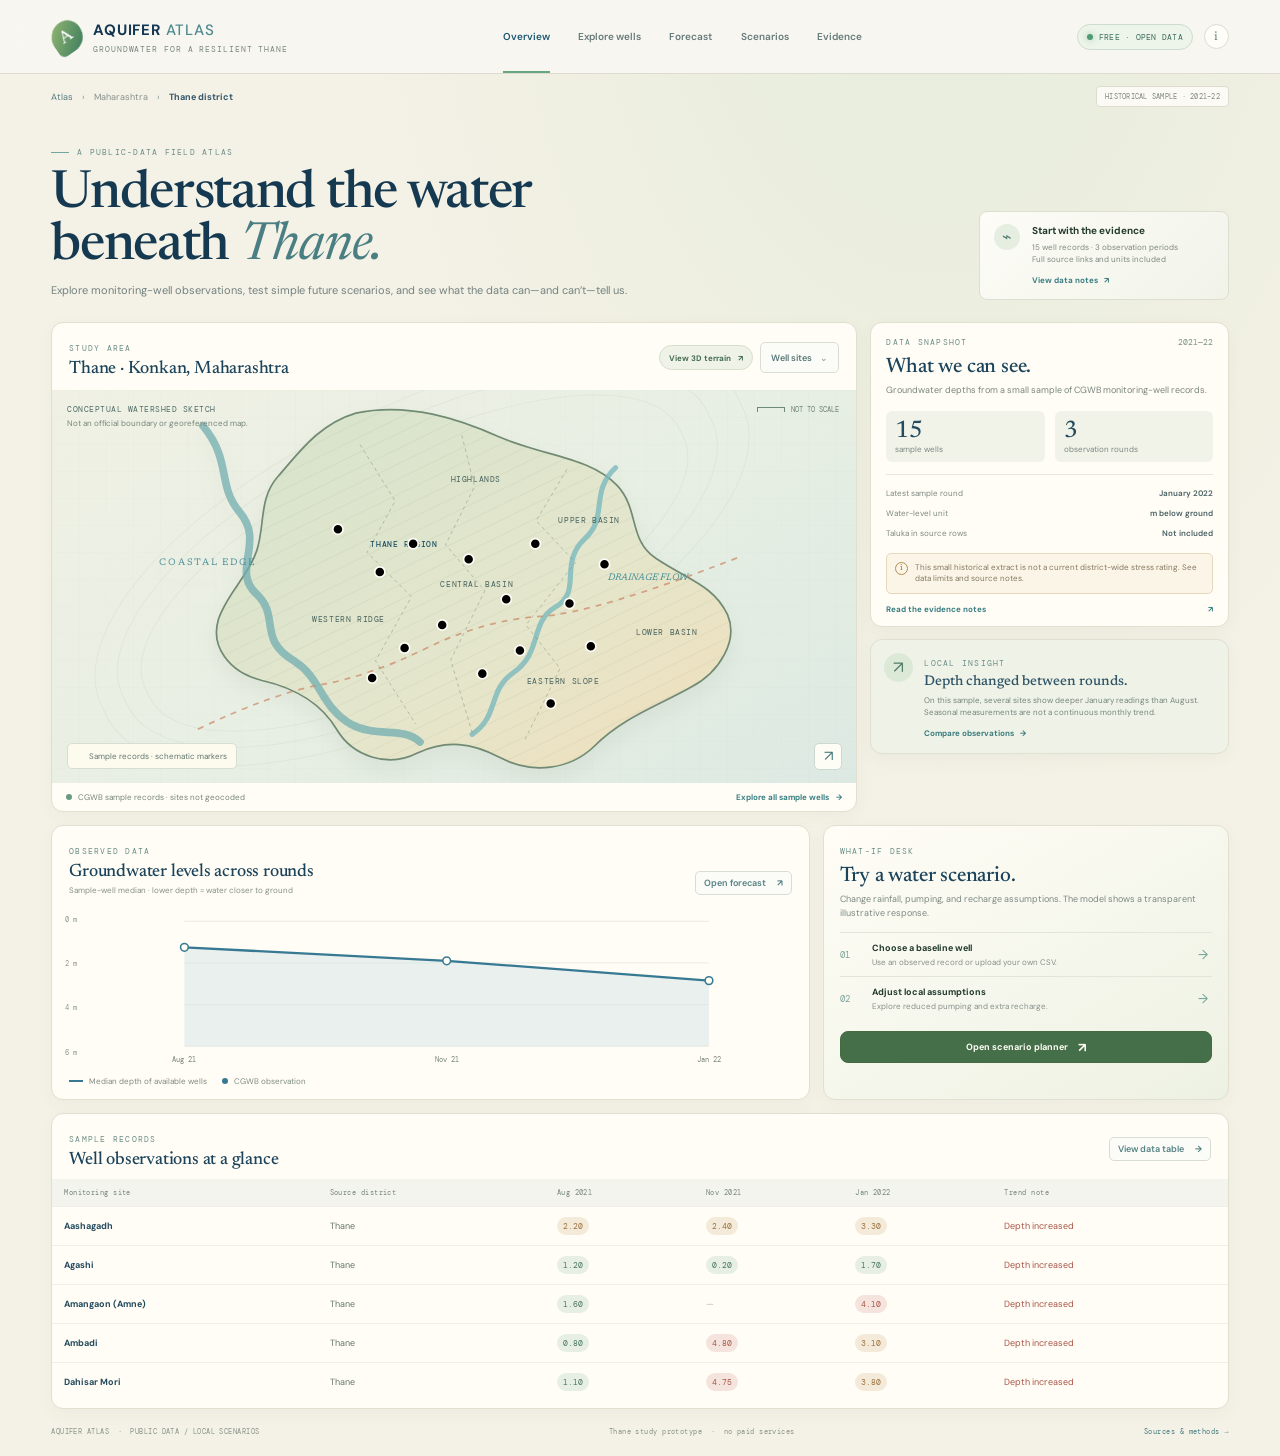
<file: index.html>
<!doctype html>
<html lang="en">
<head><meta charset="utf-8"><meta name="viewport" content="width=device-width,initial-scale=1"><meta name="theme-color" content="#f6f4ec"><meta name="description" content="A free groundwater data atlas and scenario planner for Thane, Maharashtra."><title>Aquifer Atlas · Overview</title><link rel="preconnect" href="https://fonts.googleapis.com"><link rel="preconnect" href="https://fonts.gstatic.com" crossorigin><link href="https://fonts.googleapis.com/css2?family=DM+Mono:wght@400;500&family=DM+Sans:wght@400;500;600;700&family=Newsreader:opsz,wght@6..72,400;6..72,500;6..72,600&display=swap" rel="stylesheet"><link rel="stylesheet" href="styles.css"></head>
<body data-page="overview">
  <header class="top-header"><a class="wordmark" href="index.html"><span class="mark">A</span><span>AQUIFER <b>ATLAS</b><small>GROUNDWATER FOR A RESILIENT THANE</small></span></a><nav class="top-nav" aria-label="Main"><a class="active" href="index.html">Overview</a><a href="wells.html">Explore wells</a><a href="forecast.html">Forecast</a><a href="scenarios.html">Scenarios</a><a href="evidence.html">Evidence</a></nav><div class="header-actions"><span class="free-pill"><i></i> FREE · OPEN DATA</span><button class="header-help" data-open-about aria-label="About this project">i</button><button class="mobile-menu" aria-label="Open navigation">☰</button></div></header>
  <main class="page-shell">
    <div class="breadcrumb"><a href="index.html">Atlas</a><span>›</span><span>Maharashtra</span><span>›</span><strong>Thane district</strong><span class="period-chip">HISTORICAL SAMPLE · 2021–22</span></div>
    <section class="hero-row"><div><div class="eyebrow"><span></span> A PUBLIC-DATA FIELD ATLAS</div><h1>Understand the water<br>beneath <em>Thane.</em></h1><p class="hero-deck">Explore monitoring-well observations, test simple future scenarios, and see what the data can—and can’t—tell us.</p></div><div class="hero-note"><span class="note-icon">⌁</span><div><b>Start with the evidence</b><small>15 well records · 3 observation periods<br>Full source links and units included</small></div><a href="evidence.html">View data notes <span>↗</span></a></div></section>
    <section class="overview-grid">
      <article class="map-card card"><div class="card-head"><div><span class="section-label">STUDY AREA</span><h2>Thane · Konkan, Maharashtra</h2></div><div class="map-actions"><button class="map-view-toggle" id="terrainToggle" aria-pressed="false">View 3D terrain <span>↗</span></button><button class="map-layer" id="mapLayer">Well sites <span>⌄</span></button></div></div><div class="map-visual"><div class="contour contour-1"></div><div class="contour contour-2"></div><div class="contour contour-3"></div><div class="map-grid"></div><svg class="thane-map" viewBox="0 0 780 460" aria-label="Schematic map of the Thane coastal study area. Site locations are not to scale."><defs><linearGradient id="land" x1="0" y1="0" x2="1" y2="1"><stop stop-color="#d6e3cd"/><stop offset=".58" stop-color="#e4e6cc"/><stop offset="1" stop-color="#f1dfbb"/></linearGradient><pattern id="maplines" width="32" height="32" patternUnits="userSpaceOnUse" patternTransform="rotate(-26)"><path d="M0 12h32M0 28h32" stroke="#829a7c" stroke-opacity=".12" fill="none"/></pattern></defs><path d="M275 27 C337 14 396 34 443 55 C497 78 550 79 581 112 C607 140 594 176 626 197 C665 223 694 229 710 263 C723 293 701 330 667 348 C628 370 588 383 554 417 C526 444 482 451 443 430 C411 413 381 409 347 425 C312 443 271 428 253 398 C235 367 205 349 165 340 C125 330 105 299 114 269 C123 240 149 218 159 188 C169 157 161 127 184 101 C207 75 231 40 275 27Z" fill="url(#land)" stroke="#718a73" stroke-width="2"/><path d="M275 27 C337 14 396 34 443 55 C497 78 550 79 581 112 C607 140 594 176 626 197 C665 223 694 229 710 263 C723 293 701 330 667 348 C628 370 588 383 554 417 C526 444 482 451 443 430 C411 413 381 409 347 425 C312 443 271 428 253 398 C235 367 205 349 165 340 C125 330 105 299 114 269 C123 240 149 218 159 188 C169 157 161 127 184 101 C207 75 231 40 275 27Z" fill="url(#maplines)"/><path d="M96 42 C130 83 112 111 139 143 C169 178 129 211 158 238 C188 266 158 291 204 318 C234 337 234 371 269 391 C300 408 330 393 350 412" fill="none" stroke="#72aeb1" stroke-width="9" stroke-linecap="round" opacity=".75"/><path d="M579 91 C548 120 571 149 543 174 C511 204 542 236 507 255 C479 272 493 308 459 331 C429 352 443 382 411 403" fill="none" stroke="#7bb9bd" stroke-width="6" stroke-linecap="round" opacity=".8"/><path d="M90 397 Q178 355 234 345 T358 302 T491 265 T725 195" fill="none" stroke="#c98763" stroke-width="2" stroke-dasharray="7 7" opacity=".7"/><g class="district-boundary"><path d="M280 64L321 130 288 190 340 242 298 317 345 391M399 53L414 113 380 181 426 235 386 316 412 404M522 93L486 153 532 202 474 275 514 326 473 409"/></g><g class="map-town"><text x="292" y="184">THANE REGION</text><text x="374" y="231">CENTRAL BASIN</text><text x="224" y="272">WESTERN RIDGE</text><text x="512" y="156">UPPER BASIN</text><text x="475" y="344">EASTERN SLOPE</text><text x="603" y="287">LOWER BASIN</text><text x="386" y="108">HIGHLANDS</text></g><text class="water-label" x="45" y="205">COASTAL EDGE</text><text class="river-label" x="570" y="222">DRAINAGE FLOW</text><g class="well-dots" id="mapDots"><circle class="well-dot dot-teal" cx="254" cy="163" r="6" data-well="Aashagadh"/><circle class="well-dot dot-teal" cx="303" cy="213" r="6" data-well="Agashi"/><circle class="well-dot dot-teal" cx="342" cy="180" r="6" data-well="Amangaon (Amne)"/><circle class="well-dot dot-teal" cx="376" cy="275" r="6" data-well="Ambadi"/><circle class="well-dot dot-teal" cx="407" cy="198" r="6" data-well="Dahisar Mori"/><circle class="well-dot dot-teal" cx="467" cy="305" r="6" data-well="Dapchari Takarpada"/><circle class="well-dot dot-teal" cx="451" cy="245" r="6" data-well="Devbandh"/><circle class="well-dot dot-teal" cx="525" cy="250" r="6" data-well="Devkop"/><circle class="well-dot dot-teal" cx="332" cy="302" r="6" data-well="Dhawarpada"/><circle class="well-dot dot-teal" cx="423" cy="332" r="6" data-well="Dhekale"/><circle class="well-dot dot-teal" cx="550" cy="300" r="6" data-well="Ganjad"/><circle class="well-dot dot-teal" cx="485" cy="180" r="6" data-well="Giraj"/><circle class="well-dot dot-teal" cx="566" cy="204" r="6" data-well="Gothanpada"/><circle class="well-dot dot-teal" cx="294" cy="337" r="6" data-well="Hetutane"/><circle class="well-dot dot-teal" cx="503" cy="367" r="6" data-well="Jogamargepada"/></g></svg><div class="terrain-view" id="terrainView" hidden><canvas id="terrainCanvas" aria-label="Illustrative animated 3D watershed surface; not surveyed elevation data"></canvas><div class="terrain-caption"><span>CONCEPTUAL TERRAIN · NOT SURVEYED</span><b>Watershed surface</b><small>Illustrative 3D relief · rotate with your pointer</small></div><button class="terrain-motion" id="terrainMotion" aria-pressed="false"><span>◌</span> Rotate surface</button><div class="terrain-scale">DEPTH RESPONSE<br><i></i><small>visual only</small></div></div><div class="map-label sea-label">CONCEPTUAL WATERSHED SKETCH<br><small>Not an official boundary or georeferenced map.</small></div><div class="map-scale"><span></span> NOT TO SCALE</div><div class="map-tooltip" id="mapTooltip"></div><div class="map-legend"><span><i class="dot-teal"></i> Sample records · schematic markers</span></div><button class="map-expand" id="mapExpand" aria-label="Open well explorer">↗</button></div><div class="map-foot"><span><i class="map-foot-mark"></i>CGWB sample records · sites not geocoded</span><a href="wells.html">Explore all sample wells <b>→</b></a></div></article>
      <aside class="overview-aside"><article class="status-card card"><div class="status-card-head"><span class="section-label">DATA SNAPSHOT</span><span class="source-year">2021—22</span></div><h2>What we can see.</h2><p>Groundwater depths from a small sample of CGWB monitoring-well records.</p><div class="big-stat-row"><div><b id="wellCount">15</b><small>sample wells</small></div><div><b id="periodCount">3</b><small>observation rounds</small></div></div><div class="stat-rule"></div><div class="stat-line"><span>Latest sample round</span><b>January 2022</b></div><div class="stat-line"><span>Water-level unit</span><b>m below ground</b></div><div class="stat-line"><span>Taluka in source rows</span><b>Not included</b></div><div class="data-warning"><span>i</span><p>This small historical extract is not a current district-wide stress rating. See data limits and source notes.</p></div><a class="full-link" href="evidence.html">Read the evidence notes <span>↗</span></a></article><article class="insight-card card"><div class="insight-icon">↗</div><div><span class="section-label">LOCAL INSIGHT</span><h3>Depth changed between rounds.</h3><p>On this sample, several sites show deeper January readings than August. Seasonal measurements are not a continuous monthly trend.</p><a href="wells.html">Compare observations <b>→</b></a></div></article></aside>
    </section>
    <section class="overview-lower"><article class="trend-card card"><div class="card-head"><div><span class="section-label">OBSERVED DATA</span><h2>Groundwater levels across rounds</h2><p>Sample-well median · lower depth = water closer to ground</p></div><a class="quiet-link" href="forecast.html">Open forecast <b>↗</b></a></div><div class="chart-wrap"><div class="chart-axis"><span>0 m</span><span>2 m</span><span>4 m</span><span>6 m</span></div><svg id="overviewChart" class="line-chart" viewBox="0 0 700 210" role="img" aria-label="Observed sample groundwater levels by round"></svg></div><div class="chart-legend"><span><i class="legend-line blue-line"></i> Median depth of available wells</span><span><i class="legend-dot"></i> CGWB observation</span></div></article><article class="quick-actions card"><span class="section-label">WHAT-IF DESK</span><h2>Try a water scenario.</h2><p>Change rainfall, pumping, and recharge assumptions. The model shows a transparent illustrative response.</p><div class="action-row"><span class="action-index">01</span><div><b>Choose a baseline well</b><small>Use an observed record or upload your own CSV.</small></div><span>→</span></div><div class="action-row"><span class="action-index">02</span><div><b>Adjust local assumptions</b><small>Explore reduced pumping and extra recharge.</small></div><span>→</span></div><a class="button-link" href="scenarios.html">Open scenario planner <span>↗</span></a></article></section>
    <section class="taluka-section card"><div class="card-head"><div><span class="section-label">SAMPLE RECORDS</span><h2>Well observations at a glance</h2></div><a class="quiet-link" href="wells.html">View data table <b>→</b></a></div><div class="table-scroll"><table><thead><tr><th>Monitoring site</th><th>Source district</th><th>Aug 2021</th><th>Nov 2021</th><th>Jan 2022</th><th>Trend note</th></tr></thead><tbody id="overviewRows"></tbody></table></div></section>
    <footer class="site-footer"><span>AQUIFER ATLAS <i>·</i> PUBLIC DATA / LOCAL SCENARIOS</span><span>Thane study prototype <i>·</i> no paid services</span><a href="evidence.html">Sources &amp; methods →</a></footer>
  </main>
  <dialog class="about-dialog" id="aboutDialog"><button class="dialog-close" data-close-dialog aria-label="Close">×</button><span class="section-label">ABOUT AQUIFER ATLAS</span><h2>A clearer view below the surface.</h2><p>A free research prototype for exploring groundwater observations and transparent what-if scenarios in the Thane region. It is not a live monitoring system or an official risk assessment.</p><a href="evidence.html">Sources and method notes →</a></dialog>
  <div class="toast" id="toast" role="status" aria-live="polite"></div><script src="data.js"></script><script src="app.js"></script>
</body></html>
</file>
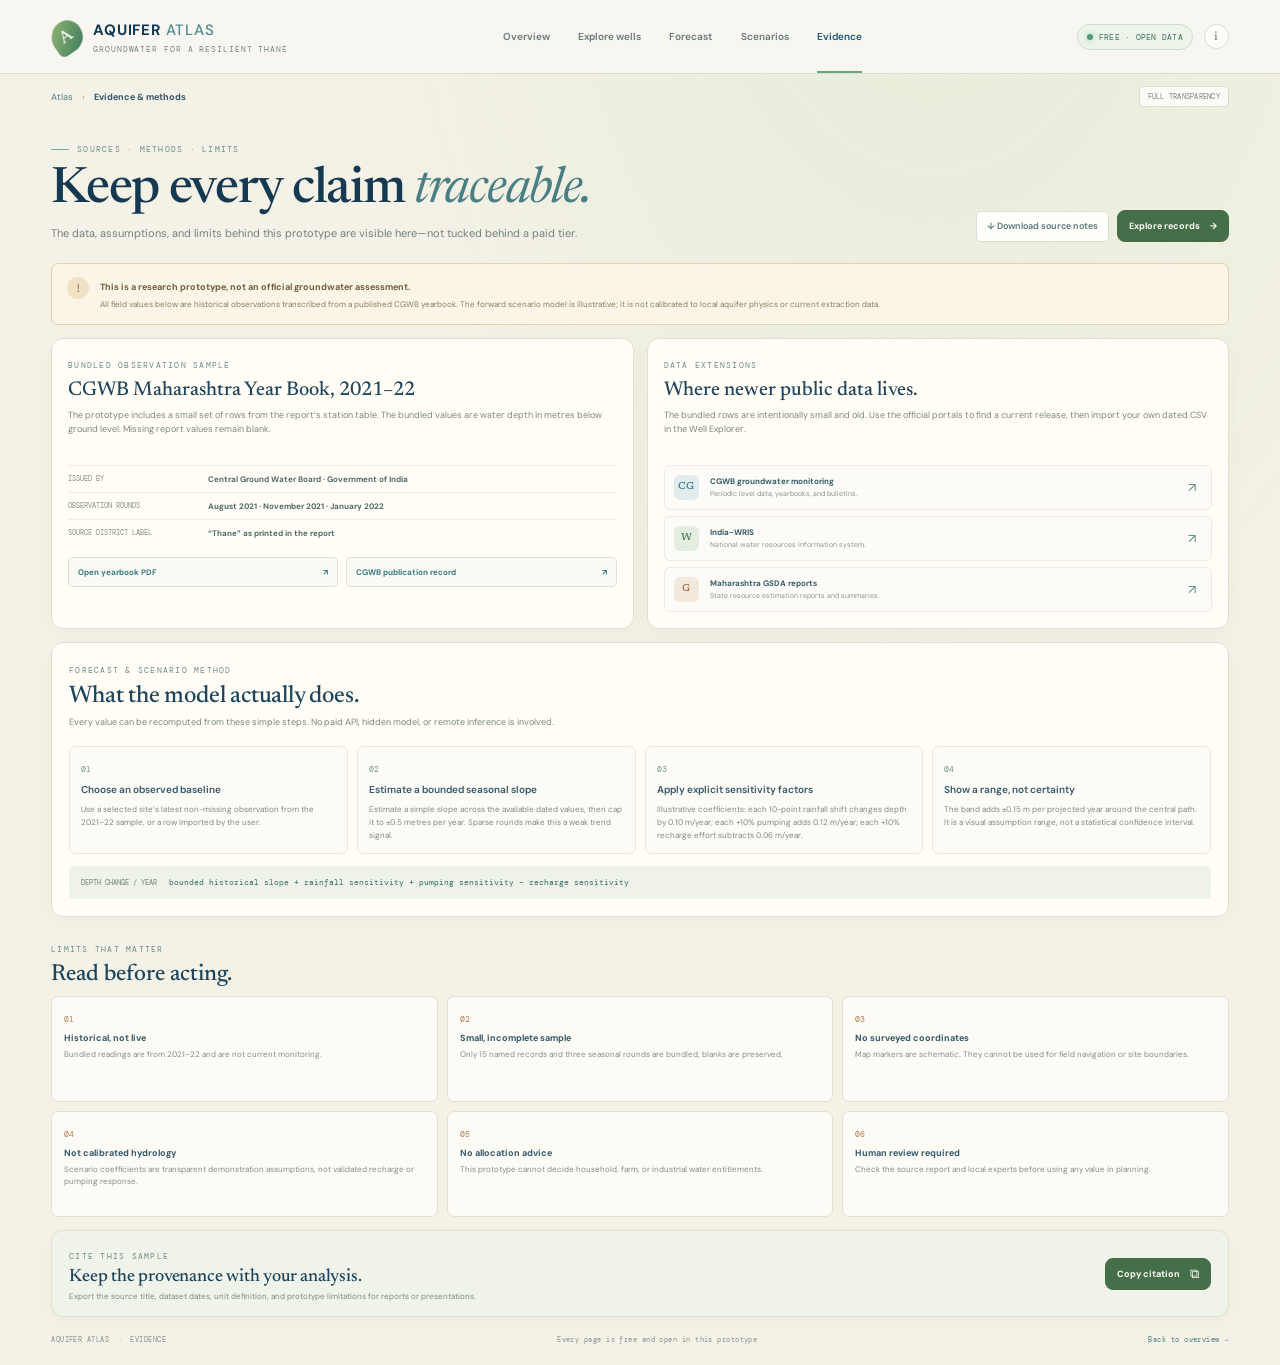
<file: evidence.html>
<!doctype html>
<html lang="en"><head><meta charset="utf-8"><meta name="viewport" content="width=device-width,initial-scale=1"><meta name="theme-color" content="#f6f4ec"><title>Aquifer Atlas · Evidence & Methods</title><link rel="preconnect" href="https://fonts.googleapis.com"><link rel="preconnect" href="https://fonts.gstatic.com" crossorigin><link href="https://fonts.googleapis.com/css2?family=DM+Mono:wght@400;500&family=DM+Sans:wght@400;500;600;700&family=Newsreader:opsz,wght@6..72,400;6..72,500;6..72,600&display=swap" rel="stylesheet"><link rel="stylesheet" href="styles.css"></head>
<body data-page="evidence"><header class="top-header"><a class="wordmark" href="index.html"><span class="mark">A</span><span>AQUIFER <b>ATLAS</b><small>GROUNDWATER FOR A RESILIENT THANE</small></span></a><nav class="top-nav" aria-label="Main"><a href="index.html">Overview</a><a href="wells.html">Explore wells</a><a href="forecast.html">Forecast</a><a href="scenarios.html">Scenarios</a><a class="active" href="evidence.html">Evidence</a></nav><div class="header-actions"><span class="free-pill"><i></i> FREE · OPEN DATA</span><button class="header-help" data-open-about aria-label="About this project">i</button><button class="mobile-menu" aria-label="Open navigation">☰</button></div></header>
<main class="page-shell inner-page"><div class="breadcrumb"><a href="index.html">Atlas</a><span>›</span><strong>Evidence &amp; methods</strong><span class="period-chip">FULL TRANSPARENCY</span></div><section class="page-title-row"><div><div class="eyebrow"><span></span> SOURCES · METHODS · LIMITS</div><h1>Keep every claim <em>traceable.</em></h1><p class="hero-deck">The data, assumptions, and limits behind this prototype are visible here—not tucked behind a paid tier.</p></div><div class="page-actions"><button class="secondary-button" id="downloadSources">↓ Download source notes</button><a class="primary-button" href="wells.html">Explore records <span>→</span></a></div></section>
<section class="evidence-banner"><div class="evidence-banner-mark">!</div><div><b>This is a research prototype, not an official groundwater assessment.</b><p>All field values below are historical observations transcribed from a published CGWB yearbook. The forward scenario model is illustrative; it is not calibrated to local aquifer physics or current extraction data.</p></div></section>
<section class="evidence-grid"><article class="source-card card"><span class="section-label">BUNDLED OBSERVATION SAMPLE</span><h2>CGWB Maharashtra Year Book, 2021–22</h2><p>The prototype includes a small set of rows from the report’s station table. The bundled values are water depth in metres below ground level. Missing report values remain blank.</p><div class="source-meta"><span>ISSUED BY</span><b>Central Ground Water Board · Government of India</b></div><div class="source-meta"><span>OBSERVATION ROUNDS</span><b>August 2021 · November 2021 · January 2022</b></div><div class="source-meta"><span>SOURCE DISTRICT LABEL</span><b>“Thane” as printed in the report</b></div><div class="source-links"><a class="source-link" href="https://cgwb.gov.in/cgwbpnm/public/uploads/documents/16877723471125377693file.pdf" target="_blank" rel="noreferrer">Open yearbook PDF <span>↗</span></a><a class="source-link" href="https://cgwb.gov.in/cgwbpnm/publication-detail/2016" target="_blank" rel="noreferrer">CGWB publication record <span>↗</span></a></div></article><article class="source-card card"><span class="section-label">DATA EXTENSIONS</span><h2>Where newer public data lives.</h2><p>The bundled rows are intentionally small and old. Use the official portals to find a current release, then import your own dated CSV in the Well Explorer.</p><div class="source-list"><a href="https://cgwb.gov.in/hi/ground-water-level-monitoring" target="_blank" rel="noreferrer"><span class="source-logo">CG</span><span><b>CGWB groundwater monitoring</b><small>Periodic level data, yearbooks, and bulletins.</small></span><i>↗</i></a><a href="https://indiawris.gov.in/" target="_blank" rel="noreferrer"><span class="source-logo wris">W</span><span><b>India-WRIS</b><small>National water resources information system.</small></span><i>↗</i></a><a href="https://gsda.maharashtra.gov.in/en-groundwater-resource-estimation/" target="_blank" rel="noreferrer"><span class="source-logo gsda">G</span><span><b>Maharashtra GSDA reports</b><small>State resource estimation reports and summaries.</small></span><i>↗</i></a></div></article></section>
<section class="method-section card" id="forecast-method"><div class="method-title"><span class="section-label">FORECAST &amp; SCENARIO METHOD</span><h2>What the model actually does.</h2><p>Every value can be recomputed from these simple steps. No paid API, hidden model, or remote inference is involved.</p></div><div class="method-steps"><article><span>01</span><h3>Choose an observed baseline</h3><p>Use a selected site’s latest non-missing observation from the 2021–22 sample, or a row imported by the user.</p></article><article><span>02</span><h3>Estimate a bounded seasonal slope</h3><p>Estimate a simple slope across the available dated values, then cap it to ±0.5 metres per year. Sparse rounds make this a weak trend signal.</p></article><article><span>03</span><h3>Apply explicit sensitivity factors</h3><p>Illustrative coefficients: each 10-point rainfall shift changes depth by 0.10 m/year; each +10% pumping adds 0.12 m/year; each +10% recharge effort subtracts 0.06 m/year.</p></article><article><span>04</span><h3>Show a range, not certainty</h3><p>The band adds ±0.15 m per projected year around the central path. It is a visual assumption range, not a statistical confidence interval.</p></article></div><div class="method-equation"><span>DEPTH CHANGE / YEAR</span><code>bounded historical slope + rainfall sensitivity + pumping sensitivity − recharge sensitivity</code></div></section>
<section class="limits-section"><div class="limits-heading"><span class="section-label">LIMITS THAT MATTER</span><h2>Read before acting.</h2></div><div class="limits-grid"><article><span>01</span><b>Historical, not live</b><p>Bundled readings are from 2021–22 and are not current monitoring.</p></article><article><span>02</span><b>Small, incomplete sample</b><p>Only 15 named records and three seasonal rounds are bundled; blanks are preserved.</p></article><article><span>03</span><b>No surveyed coordinates</b><p>Map markers are schematic. They cannot be used for field navigation or site boundaries.</p></article><article><span>04</span><b>Not calibrated hydrology</b><p>Scenario coefficients are transparent demonstration assumptions, not validated recharge or pumping response.</p></article><article><span>05</span><b>No allocation advice</b><p>This prototype cannot decide household, farm, or industrial water entitlements.</p></article><article><span>06</span><b>Human review required</b><p>Check the source report and local experts before using any value in planning.</p></article></div></section>
<section class="citation-card card"><div><span class="section-label">CITE THIS SAMPLE</span><h2>Keep the provenance with your analysis.</h2><p>Export the source title, dataset dates, unit definition, and prototype limitations for reports or presentations.</p></div><button class="primary-button" id="copyCitation">Copy citation <span>⧉</span></button></section>
<footer class="site-footer"><span>AQUIFER ATLAS <i>·</i> EVIDENCE</span><span>Every page is free and open in this prototype</span><a href="index.html">Back to overview →</a></footer></main><div class="toast" id="toast" role="status" aria-live="polite"></div><script src="data.js"></script><script src="app.js"></script></body></html>
</file>
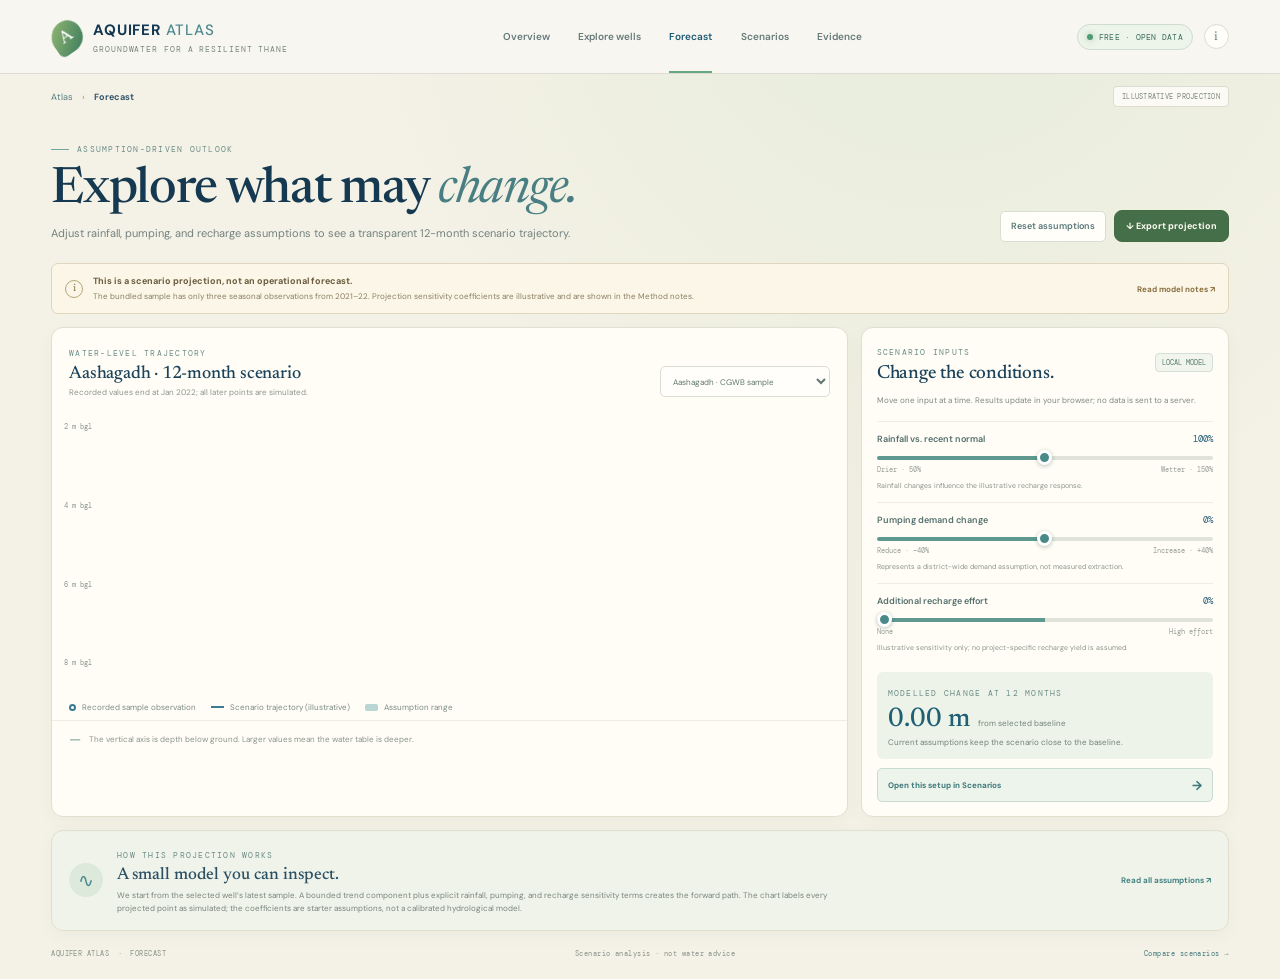
<file: forecast.html>
<!doctype html>
<html lang="en"><head><meta charset="utf-8"><meta name="viewport" content="width=device-width,initial-scale=1"><meta name="theme-color" content="#f6f4ec"><title>Aquifer Atlas · Forecast</title><link rel="preconnect" href="https://fonts.googleapis.com"><link rel="preconnect" href="https://fonts.gstatic.com" crossorigin><link href="https://fonts.googleapis.com/css2?family=DM+Mono:wght@400;500&family=DM+Sans:wght@400;500;600;700&family=Newsreader:opsz,wght@6..72,400;6..72,500;6..72,600&display=swap" rel="stylesheet"><link rel="stylesheet" href="styles.css"></head>
<body data-page="forecast"><header class="top-header"><a class="wordmark" href="index.html"><span class="mark">A</span><span>AQUIFER <b>ATLAS</b><small>GROUNDWATER FOR A RESILIENT THANE</small></span></a><nav class="top-nav" aria-label="Main"><a href="index.html">Overview</a><a href="wells.html">Explore wells</a><a class="active" href="forecast.html">Forecast</a><a href="scenarios.html">Scenarios</a><a href="evidence.html">Evidence</a></nav><div class="header-actions"><span class="free-pill"><i></i> FREE · OPEN DATA</span><button class="header-help" data-open-about aria-label="About this project">i</button><button class="mobile-menu" aria-label="Open navigation">☰</button></div></header>
<main class="page-shell inner-page"><div class="breadcrumb"><a href="index.html">Atlas</a><span>›</span><strong>Forecast</strong><span class="period-chip">ILLUSTRATIVE PROJECTION</span></div><section class="page-title-row"><div><div class="eyebrow"><span></span> ASSUMPTION-DRIVEN OUTLOOK</div><h1>Explore what may <em>change.</em></h1><p class="hero-deck">Adjust rainfall, pumping, and recharge assumptions to see a transparent 12-month scenario trajectory.</p></div><div class="page-actions"><button class="secondary-button" id="resetForecast">Reset assumptions</button><button class="primary-button" id="exportForecast">↓ Export projection</button></div></section>
<div class="forecast-banner"><span class="forecast-banner-icon">i</span><div><b>This is a scenario projection, not an operational forecast.</b><small>The bundled sample has only three seasonal observations from 2021–22. Projection sensitivity coefficients are illustrative and are shown in the Method notes.</small></div><a href="evidence.html#forecast-method">Read model notes ↗</a></div>
<section class="forecast-layout"><article class="projection-card card"><div class="card-head"><div><span class="section-label">WATER-LEVEL TRAJECTORY</span><h2 id="forecastTitle">Aashagadh · 12-month scenario</h2><p>Recorded values end at Jan 2022; all later points are simulated.</p></div><select id="forecastWell" aria-label="Choose monitoring site"></select></div><div class="projection-chart-wrap"><div class="forecast-ylabels"><span>2 m bgl</span><span>4 m bgl</span><span>6 m bgl</span><span>8 m bgl</span></div><svg class="projection-chart" id="forecastChart" viewBox="0 0 800 330" role="img" aria-label="Historical groundwater observations and illustrative scenario trajectory"></svg></div><div class="forecast-legend"><span><i class="forecast-dot"></i> Recorded sample observation</span><span><i class="forecast-line"></i> Scenario trajectory (illustrative)</span><span><i class="forecast-band"></i> Assumption range</span></div><div class="chart-under-note"><span>—</span> The vertical axis is depth below ground. Larger values mean the water table is deeper.</div></article>
<aside class="assumptions-card card"><div class="card-head"><div><span class="section-label">SCENARIO INPUTS</span><h2>Change the conditions.</h2></div><span class="reset-seed">LOCAL MODEL</span></div><p class="assumptions-intro">Move one input at a time. Results update in your browser; no data is sent to a server.</p><div class="assumption-control"><div><label for="rainfallInput">Rainfall vs. recent normal</label><output id="rainfallOutput">100%</output></div><input id="rainfallInput" type="range" min="50" max="150" value="100"><div class="range-labels"><span>Drier · 50%</span><span>Wetter · 150%</span></div><small>Rainfall changes influence the illustrative recharge response.</small></div><div class="assumption-control"><div><label for="pumpingInput">Pumping demand change</label><output id="pumpingOutput">0%</output></div><input id="pumpingInput" type="range" min="-40" max="40" value="0"><div class="range-labels"><span>Reduce · −40%</span><span>Increase · +40%</span></div><small>Represents a district-wide demand assumption, not measured extraction.</small></div><div class="assumption-control"><div><label for="rechargeInput">Additional recharge effort</label><output id="rechargeOutput">0%</output></div><input id="rechargeInput" type="range" min="0" max="100" value="0"><div class="range-labels"><span>None</span><span>High effort</span></div><small>Illustrative sensitivity only; no project-specific recharge yield is assumed.</small></div><div class="projection-result"><span class="section-label">MODELLED CHANGE AT 12 MONTHS</span><div><b id="projectionDelta">0.00 m</b><span id="projectionDeltaLabel">from selected baseline</span></div><small id="projectionInterpretation">Current assumptions keep the scenario close to the baseline.</small></div><button class="wide-link-button" id="sendScenario">Open this setup in Scenarios <span>→</span></button></aside></section>
<section class="model-explain card" id="forecast-method"><div class="explain-symbol">∿</div><div><span class="section-label">HOW THIS PROJECTION WORKS</span><h2>A small model you can inspect.</h2><p>We start from the selected well’s latest sample. A bounded trend component plus explicit rainfall, pumping, and recharge sensitivity terms creates the forward path. The chart labels every projected point as simulated; the coefficients are starter assumptions, not a calibrated hydrological model.</p></div><a href="evidence.html#forecast-method">Read all assumptions ↗</a></section>
<footer class="site-footer"><span>AQUIFER ATLAS <i>·</i> FORECAST</span><span>Scenario analysis · not water advice</span><a href="scenarios.html">Compare scenarios →</a></footer></main><div class="toast" id="toast" role="status" aria-live="polite"></div><script src="data.js"></script><script src="app.js"></script></body></html>
</file>
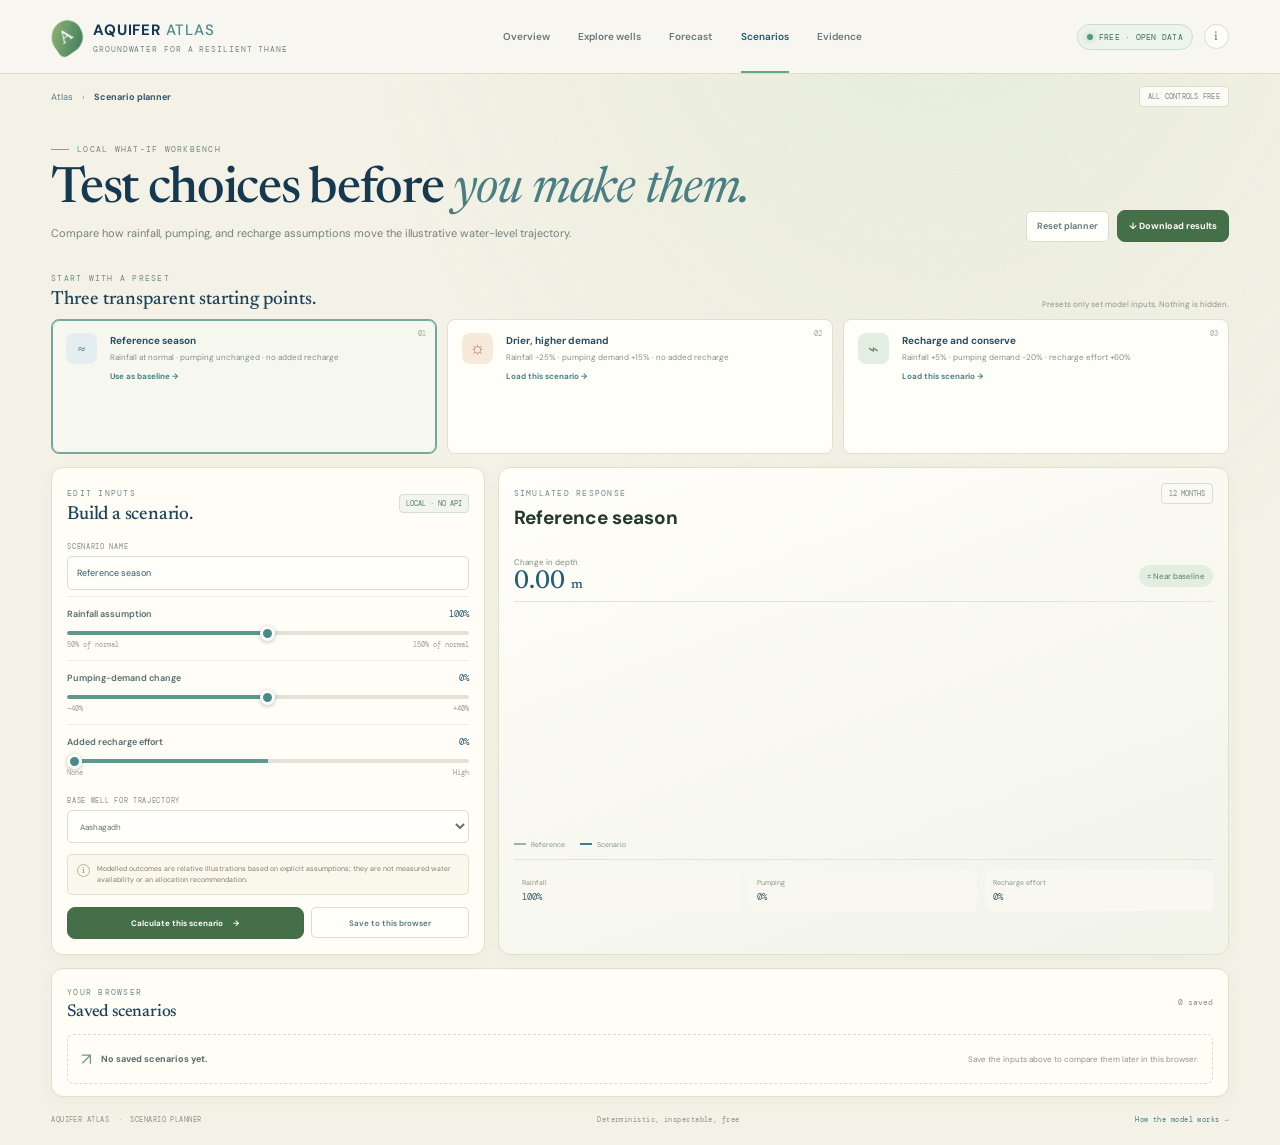
<file: scenarios.html>
<!doctype html>
<html lang="en"><head><meta charset="utf-8"><meta name="viewport" content="width=device-width,initial-scale=1"><meta name="theme-color" content="#f6f4ec"><title>Aquifer Atlas · Scenarios</title><link rel="preconnect" href="https://fonts.googleapis.com"><link rel="preconnect" href="https://fonts.gstatic.com" crossorigin><link href="https://fonts.googleapis.com/css2?family=DM+Mono:wght@400;500&family=DM+Sans:wght@400;500;600;700&family=Newsreader:opsz,wght@6..72,400;6..72,500;6..72,600&display=swap" rel="stylesheet"><link rel="stylesheet" href="styles.css"></head>
<body data-page="scenarios"><header class="top-header"><a class="wordmark" href="index.html"><span class="mark">A</span><span>AQUIFER <b>ATLAS</b><small>GROUNDWATER FOR A RESILIENT THANE</small></span></a><nav class="top-nav" aria-label="Main"><a href="index.html">Overview</a><a href="wells.html">Explore wells</a><a href="forecast.html">Forecast</a><a class="active" href="scenarios.html">Scenarios</a><a href="evidence.html">Evidence</a></nav><div class="header-actions"><span class="free-pill"><i></i> FREE · OPEN DATA</span><button class="header-help" data-open-about aria-label="About this project">i</button><button class="mobile-menu" aria-label="Open navigation">☰</button></div></header>
<main class="page-shell inner-page"><div class="breadcrumb"><a href="index.html">Atlas</a><span>›</span><strong>Scenario planner</strong><span class="period-chip">ALL CONTROLS FREE</span></div><section class="page-title-row"><div><div class="eyebrow"><span></span> LOCAL WHAT-IF WORKBENCH</div><h1>Test choices before <em>you make them.</em></h1><p class="hero-deck">Compare how rainfall, pumping, and recharge assumptions move the illustrative water-level trajectory.</p></div><div class="page-actions"><button class="secondary-button" id="resetScenario">Reset planner</button><button class="primary-button" id="downloadScenario">↓ Download results</button></div></section>
<section class="preset-section"><div class="preset-head"><div><span class="section-label">START WITH A PRESET</span><h2>Three transparent starting points.</h2></div><span class="preset-note">Presets only set model inputs. Nothing is hidden.</span></div><div class="preset-grid"><button class="preset-card selected" data-preset="baseline"><span class="preset-index">01</span><span class="preset-icon blue-preset">≈</span><b>Reference season</b><small>Rainfall at normal · pumping unchanged · no added recharge</small><i>Use as baseline →</i></button><button class="preset-card" data-preset="dry"><span class="preset-index">02</span><span class="preset-icon clay-preset">☼</span><b>Drier, higher demand</b><small>Rainfall −25% · pumping demand +15% · no added recharge</small><i>Load this scenario →</i></button><button class="preset-card" data-preset="recharge"><span class="preset-index">03</span><span class="preset-icon sage-preset">⌁</span><b>Recharge and conserve</b><small>Rainfall +5% · pumping demand −20% · recharge effort +60%</small><i>Load this scenario →</i></button></div></section>
<section class="scenario-workbench"><article class="scenario-inputs card"><div class="card-head"><div><span class="section-label">EDIT INPUTS</span><h2>Build a scenario.</h2></div><span class="model-chip">LOCAL · NO API</span></div><label class="scenario-name-label" for="scenarioName">SCENARIO NAME</label><input class="scenario-name" id="scenarioName" value="Reference season" maxlength="42"><div class="scenario-controls"><div class="assumption-control"><div><label for="scenarioRainfall">Rainfall assumption</label><output id="scenarioRainfallOutput">100%</output></div><input id="scenarioRainfall" type="range" min="50" max="150" value="100"><div class="range-labels"><span>50% of normal</span><span>150% of normal</span></div></div><div class="assumption-control"><div><label for="scenarioPumping">Pumping-demand change</label><output id="scenarioPumpingOutput">0%</output></div><input id="scenarioPumping" type="range" min="-40" max="40" value="0"><div class="range-labels"><span>−40%</span><span>+40%</span></div></div><div class="assumption-control"><div><label for="scenarioRecharge">Added recharge effort</label><output id="scenarioRechargeOutput">0%</output></div><input id="scenarioRecharge" type="range" min="0" max="100" value="0"><div class="range-labels"><span>None</span><span>High</span></div></div></div><label class="scenario-well-label" for="scenarioWell">BASE WELL FOR TRAJECTORY</label><select id="scenarioWell"></select><div class="scenario-disclaimer"><span>i</span> Modelled outcomes are relative illustrations based on explicit assumptions; they are not measured water availability or an allocation recommendation.</div><div class="scenario-button-row"><button class="primary-button" id="runScenario">Calculate this scenario <span>→</span></button><button class="secondary-button" id="saveScenario">Save to this browser</button></div></article>
<article class="scenario-result card"><div class="scenario-result-head"><div><span class="section-label">SIMULATED RESPONSE</span><h2 id="resultName">Reference season</h2></div><span class="result-stamp">12 MONTHS</span></div><div class="result-highlight"><div><span>Change in depth</span><b id="scenarioDelta">0.00 <small>m</small></b></div><div class="result-direction" id="scenarioDirection">≈ Near baseline</div></div><svg class="scenario-chart" id="scenarioChart" viewBox="0 0 620 240" role="img" aria-label="Scenario water-level projection chart"></svg><div class="scenario-chart-legend"><span><i></i>Reference</span><span><i></i>Scenario</span></div><div class="outcome-grid"><div><span>Rainfall</span><b id="resultRainfall">100%</b></div><div><span>Pumping</span><b id="resultPumping">0%</b></div><div><span>Recharge effort</span><b id="resultRecharge">0%</b></div></div></article></section>
<section class="saved-section card"><div class="card-head"><div><span class="section-label">YOUR BROWSER</span><h2>Saved scenarios</h2></div><span class="saved-count" id="savedCount">0 saved</span></div><div class="saved-list" id="savedList"><div class="saved-empty"><span>↗</span><b>No saved scenarios yet.</b><small>Save the inputs above to compare them later in this browser.</small></div></div></section>
<footer class="site-footer"><span>AQUIFER ATLAS <i>·</i> SCENARIO PLANNER</span><span>Deterministic, inspectable, free</span><a href="evidence.html#forecast-method">How the model works →</a></footer></main><div class="toast" id="toast" role="status" aria-live="polite"></div><script src="data.js"></script><script src="app.js"></script></body></html>
</file>
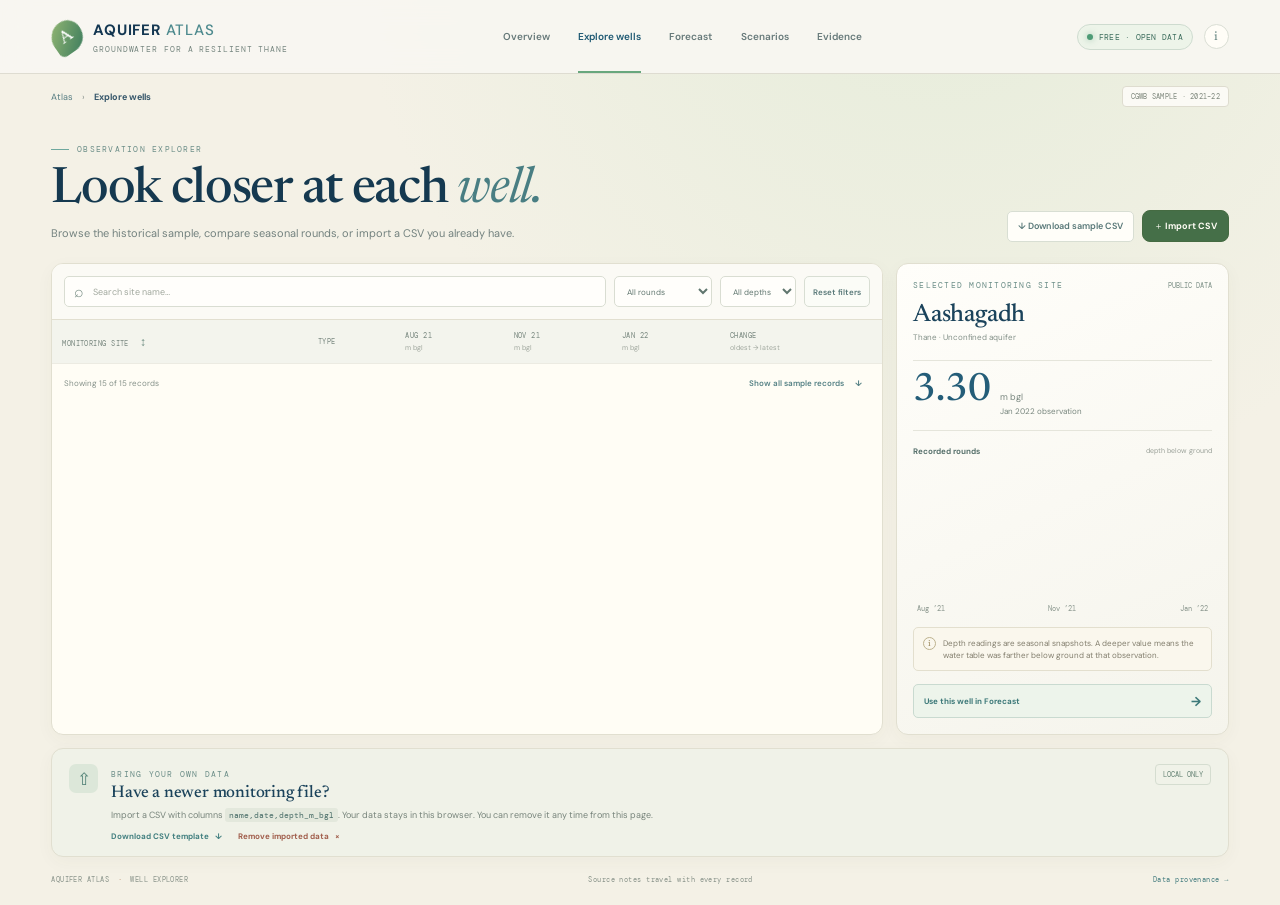
<file: wells.html>
<!doctype html>
<html lang="en"><head><meta charset="utf-8"><meta name="viewport" content="width=device-width,initial-scale=1"><meta name="theme-color" content="#f6f4ec"><title>Aquifer Atlas · Well Explorer</title><link rel="preconnect" href="https://fonts.googleapis.com"><link rel="preconnect" href="https://fonts.gstatic.com" crossorigin><link href="https://fonts.googleapis.com/css2?family=DM+Mono:wght@400;500&family=DM+Sans:wght@400;500;600;700&family=Newsreader:opsz,wght@6..72,400;6..72,500;6..72,600&display=swap" rel="stylesheet"><link rel="stylesheet" href="styles.css"></head>
<body data-page="wells"><header class="top-header"><a class="wordmark" href="index.html"><span class="mark">A</span><span>AQUIFER <b>ATLAS</b><small>GROUNDWATER FOR A RESILIENT THANE</small></span></a><nav class="top-nav" aria-label="Main"><a href="index.html">Overview</a><a class="active" href="wells.html">Explore wells</a><a href="forecast.html">Forecast</a><a href="scenarios.html">Scenarios</a><a href="evidence.html">Evidence</a></nav><div class="header-actions"><span class="free-pill"><i></i> FREE · OPEN DATA</span><button class="header-help" data-open-about aria-label="About this project">i</button><button class="mobile-menu" aria-label="Open navigation">☰</button></div></header>
<main class="page-shell inner-page"><div class="breadcrumb"><a href="index.html">Atlas</a><span>›</span><strong>Explore wells</strong><span class="period-chip">CGWB SAMPLE · 2021–22</span></div><section class="page-title-row"><div><div class="eyebrow"><span></span> OBSERVATION EXPLORER</div><h1>Look closer at each <em>well.</em></h1><p class="hero-deck">Browse the historical sample, compare seasonal rounds, or import a CSV you already have.</p></div><div class="page-actions"><button class="secondary-button" id="downloadSample">↓ Download sample CSV</button><label class="primary-button file-button" for="csvUpload">＋ Import CSV</label><input id="csvUpload" type="file" accept=".csv,text/csv" hidden></div></section>
<section class="explorer-layout"><article class="data-card card"><div class="filter-bar"><label class="search-box"><span>⌕</span><input id="wellSearch" type="search" placeholder="Search site name…" aria-label="Search monitoring sites"></label><select id="roundFilter" aria-label="Filter observation round"><option value="all">All rounds</option><option value="0">Aug 2021</option><option value="1">Nov 2021</option><option value="2">Jan 2022</option></select><select id="depthFilter" aria-label="Filter by depth"><option value="all">All depths</option><option value="shallow">0–2 m bgl</option><option value="mid">2–4 m bgl</option><option value="deep">4+ m bgl</option></select><button class="clear-filters" id="clearFilters">Reset filters</button></div><div class="data-table-wrap"><table class="well-table"><thead><tr><th>MONITORING SITE <button class="sort-button" id="sortWells">↕</button></th><th>TYPE</th><th>AUG 2021 <span>m bgl</span></th><th>NOV 2021 <span>m bgl</span></th><th>JAN 2022 <span>m bgl</span></th><th>CHANGE <span>Aug → Jan</span></th></tr></thead><tbody id="wellRows"></tbody></table><div class="empty-state" id="emptyWells" hidden><span>⌕</span><b>No matching records</b><small>Try another filter or reset the search.</small></div></div><div class="table-bottom"><span id="wellResultCount">Showing 15 of 15 records</span><button class="quiet-link" id="loadMoreWells">Show all sample records <b>↓</b></button></div></article>
<aside class="well-detail card"><div class="detail-head"><span class="section-label">SELECTED MONITORING SITE</span><span class="detail-id">PUBLIC DATA</span></div><h2 id="selectedWellName">Aashagadh</h2><p class="detail-subtitle" id="selectedWellMeta">Thane · Unconfined aquifer</p><div class="detail-value"><b id="selectedWellValue">3.30</b><span>m bgl<br><small>Jan 2022 observation</small></span></div><div class="detail-chart-head"><b>Recorded rounds</b><span>depth below ground</span></div><svg class="detail-chart" id="wellDetailChart" viewBox="0 0 330 140" role="img" aria-label="Selected well water level observations"></svg><div class="detail-date-row"><span>Aug ’21</span><span>Nov ’21</span><span>Jan ’22</span></div><div class="detail-note"><span>i</span><p>Depth readings are seasonal snapshots. A deeper value means the water table was farther below ground at that observation.</p></div><button class="wide-link-button" id="useWellForForecast">Use this well in Forecast <span>→</span></button></aside></section>
<section class="import-guide card"><div class="import-icon">⇧</div><div><span class="section-label">BRING YOUR OWN DATA</span><h2>Have a newer monitoring file?</h2><p>Import a CSV with columns <code>name,date,depth_m_bgl</code>. Your data stays in this browser. You can remove it any time from this page.</p><div class="import-actions"><button class="text-action" id="downloadTemplate">Download CSV template <span>↓</span></button><button class="text-action danger-text" id="clearImported">Remove imported data <span>×</span></button></div></div><span class="import-badge">LOCAL ONLY</span></section>
<footer class="site-footer"><span>AQUIFER ATLAS <i>·</i> WELL EXPLORER</span><span>Source notes travel with every record</span><a href="evidence.html">Data provenance →</a></footer></main>
<div class="toast" id="toast" role="status" aria-live="polite"></div><script src="data.js"></script><script src="app.js"></script></body></html>
</file>
<file: styles.css>
:root{color-scheme:light;--paper:#f6f4ec;--card:#fffefa;--ink:#18354a;--blue:#205579;--blue2:#4d8eaa;--teal:#5e9990;--sage:#dfe8d7;--clay:#c66d4f;--sand:#efe9d9;--muted:#6e7e7e;--faint:#9aa4a0;--line:#e1dfd4;--font:'DM Sans',-apple-system,BlinkMacSystemFont,'Segoe UI',sans-serif;--serif:'Newsreader',Georgia,serif;--mono:'DM Mono',monospace;font-family:var(--font);color:var(--ink);background:var(--paper);font-synthesis:none;text-rendering:optimizeLegibility}*{box-sizing:border-box}html{scroll-behavior:smooth}body{margin:0;min-width:320px;background:radial-gradient(ellipse at 75% -20%,#e8eee0 0,transparent 42%),var(--paper);font-size:13px}button,input,select{font:inherit;color:inherit}button,a{touch-action:manipulation}a{color:inherit;text-decoration:none}button{cursor:pointer}.top-header{height:74px;display:flex;align-items:center;justify-content:space-between;gap:22px;padding:0 clamp(18px,4vw,62px);border-bottom:1px solid #dedcd1;background:#f8f7f1ed;backdrop-filter:blur(14px);position:sticky;top:0;z-index:20}.wordmark{display:flex;align-items:center;gap:10px;min-width:230px;color:#143752;font-size:15px;letter-spacing:.8px;font-weight:700}.mark{width:32px;height:32px;display:grid;place-items:center;border-radius:50% 50% 48% 12%;transform:rotate(-35deg);background:linear-gradient(140deg,#82b6a3,#397a84);color:white;font:500 18px var(--serif)}.wordmark>span:last-child{display:block}.wordmark b{font-weight:500;color:#4e8a8e}.wordmark small{display:block;margin-top:4px;font:8px var(--mono);letter-spacing:.9px;color:#788781}.top-nav{display:flex;align-items:stretch;align-self:stretch;gap:clamp(12px,2.2vw,32px)}.top-nav a{position:relative;display:grid;align-items:center;color:#667979;font-size:10px;font-weight:600;transition:color .2s}.top-nav a:hover,.top-nav a.active{color:#1d5872}.top-nav a.active:after{content:'';position:absolute;left:0;right:0;bottom:0;height:2px;background:#418f9c}.header-actions{display:flex;align-items:center;gap:11px}.free-pill{display:flex;align-items:center;gap:6px;padding:7px 9px;border:1px solid #cedbcf;border-radius:99px;background:#edf4e9;color:#3d6d5d;font:8px var(--mono);letter-spacing:.25px;white-space:nowrap}.free-pill i{width:6px;height:6px;border-radius:50%;background:#4e9b76;box-shadow:0 0 6px #4e9b7680}.header-help,.mobile-menu{width:25px;height:25px;border:1px solid #d9ddd3;border-radius:50%;background:#fffdf7;color:#60817e;font:12px var(--serif)}.mobile-menu{display:none;border-radius:5px}.page-shell{width:min(1500px,100%);margin:0 auto;padding:0 clamp(18px,4vw,62px)}.breadcrumb{height:45px;display:flex;align-items:center;gap:9px;color:#87918c;font-size:9px}.breadcrumb a{color:#567d82}.breadcrumb strong{color:#35566a;font-weight:700}.period-chip{margin-left:auto;padding:5px 8px;border:1px solid #dedccf;border-radius:4px;background:#fbfaf5;color:#7f887d;font:7px var(--mono);letter-spacing:.25px}.hero-row{display:flex;align-items:flex-end;justify-content:space-between;gap:35px;padding:28px 0 22px}.eyebrow,.section-label{color:#6c8e88;font:8px var(--mono);letter-spacing:1.25px}.eyebrow{display:flex;align-items:center;gap:8px}.eyebrow span{width:18px;height:1px;background:#6fa89e}.hero-row h1,.page-title-row h1{margin:12px 0 8px;color:#153950;font:500 clamp(35px,4.1vw,54px)/.99 var(--serif);letter-spacing:-1.3px}.hero-row h1 em,.page-title-row h1 em{font-weight:400;color:#497e83}.hero-deck{max-width:610px;margin:0;color:#73827f;font-size:11px;line-height:1.7}.hero-note{position:relative;min-width:250px;display:grid;grid-template-columns:28px 1fr;gap:10px;padding:12px 14px 14px;border:1px solid #dcded1;border-radius:8px;background:linear-gradient(135deg,#fdfcf7,#f1f3e9)}.note-icon{width:26px;height:26px;display:grid;place-items:center;border-radius:50%;background:#e5eee1;color:#527d73;font-size:16px}.hero-note b,.hero-note small{display:block}.hero-note b{font-size:10px}.hero-note small{margin-top:4px;color:#7d8981;font-size:8px;line-height:1.5}.hero-note>a{grid-column:2;color:#397d81;font-size:8px;font-weight:700}.hero-note>a span{padding-left:4px}.card{border:1px solid var(--line);border-radius:9px;background:var(--card);box-shadow:0 5px 17px #495c4610}.overview-grid{display:grid;grid-template-columns:minmax(0,1.62fr) minmax(285px,.72fr);gap:13px}.map-card{overflow:hidden}.card-head{display:flex;align-items:center;justify-content:space-between;gap:14px;padding:15px 17px 12px}.card-head h2,.status-card h2,.quick-actions h2,.well-detail h2,.data-card h2,.import-guide h2,.method-title h2,.citation-card h2{margin:5px 0 0;color:#1b435b;font:500 18px var(--serif);letter-spacing:-.2px}.map-layer,.secondary-button,.primary-button,.quiet-link,.clear-filters{height:31px;display:inline-flex;align-items:center;justify-content:center;gap:8px;padding:0 10px;border:1px solid #d8ded3;border-radius:5px;background:#fbfcf7;color:#577777;font-size:9px;font-weight:600;transition:background .2s,border .2s,transform .2s}.map-layer span{color:#81938b}.map-layer:hover,.secondary-button:hover,.quiet-link:hover,.clear-filters:hover{background:#eef4e9;border-color:#bacfc2}.map-visual{position:relative;height:393px;overflow:hidden;background:linear-gradient(147deg,#f0f1e4,#e6eee3 60%,#dce9e2)}.map-grid{position:absolute;inset:0;opacity:.35;background-image:linear-gradient(#7f9e9010 1px,transparent 1px),linear-gradient(90deg,#7f9e9010 1px,transparent 1px);background-size:27px 27px}.contour{position:absolute;border:1px solid #829d7b1b;border-radius:48%;transform:rotate(-26deg);pointer-events:none}.contour-1{width:74%;height:58%;left:8%;top:15%}.contour-2{width:81%;height:68%;left:5%;top:9%}.contour-3{width:88%;height:77%;left:2%;top:4%}.thane-map{position:absolute;inset:0;width:100%;height:100%;filter:drop-shadow(0 10px 10px #74846d18)}.district-boundary path{fill:none;stroke:#80947e;stroke-width:1;stroke-dasharray:4 4;opacity:.6}.map-town text{fill:#49635d;font:9px var(--mono);letter-spacing:.7px}.map-town text:first-child{font-weight:500;fill:#1d5264}.water-label{fill:#57949b;font:11px var(--serif);letter-spacing:2px}.river-label{fill:#4a929a;font:italic 11px var(--serif)}.well-dot{stroke:#fffdf5;stroke-width:2;cursor:pointer;transition:r .2s,filter .2s}.well-dot:hover{r:9;filter:drop-shadow(0 0 4px #365d4e)}.dot-green{fill:#5d9275}.dot-ochre{fill:#d49758}.dot-red{fill:#c5674f}.map-label{position:absolute;top:14px;left:15px;color:#506d68;font:8px var(--mono);letter-spacing:.5px}.map-label small{display:block;margin-top:4px;color:#77867c;font:8px var(--font);letter-spacing:0}.map-scale{position:absolute;right:17px;top:15px;display:flex;align-items:center;gap:6px;color:#718477;font:7px var(--mono)}.map-scale span{width:28px;height:5px;border-top:1px solid #6c897b;border-left:1px solid #6c897b;border-right:1px solid #6c897b}.map-legend{position:absolute;left:15px;bottom:14px;display:flex;align-items:center;gap:11px;padding:7px 9px;border:1px solid #d4dfd2;border-radius:5px;background:#fffdf0d9;color:#61756d;font-size:8px;backdrop-filter:blur(8px)}.map-legend span{display:flex;align-items:center;gap:5px}.map-legend i{width:7px;height:7px;border-radius:50%}.map-tooltip{position:absolute;display:none;z-index:3;padding:6px 8px;border:1px solid #d5d9cb;border-radius:5px;background:#fffdf7;color:#254b5a;font-size:9px;box-shadow:0 7px 15px #384c3a22;pointer-events:none}.map-tooltip.show{display:block}.map-expand{position:absolute;right:14px;bottom:13px;width:28px;height:27px;border:1px solid #cbd9ce;border-radius:5px;background:#fdfcf5;color:#477a7b;font-size:15px}.map-expand:hover{background:#eaf3e6}.map-foot{display:flex;align-items:center;justify-content:space-between;gap:12px;padding:9px 14px;color:#77857b;font-size:8px}.map-foot-mark{width:6px;height:6px;display:inline-block;margin-right:6px;border-radius:50%;background:#679b7e}.map-foot a{color:#397f83;font-weight:700}.map-foot a b{padding-left:5px}.overview-aside{display:flex;flex-direction:column;gap:12px}.status-card{padding:14px 15px 12px}.status-card-head{display:flex;align-items:center;justify-content:space-between}.source-year{color:#789083;font:8px var(--mono)}.status-card h2{margin-top:10px;font-size:21px}.status-card>p{margin:6px 0 13px;color:#78857e;font-size:9px;line-height:1.55}.big-stat-row{display:grid;grid-template-columns:1fr 1fr;gap:10px}.big-stat-row>div{padding:8px 9px;border-radius:6px;background:#f1f3e9}.big-stat-row b{display:block;color:#224c60;font:500 24px var(--serif)}.big-stat-row small{display:block;margin-top:1px;color:#7d8981;font-size:8px}.stat-rule{height:1px;margin:12px 0 8px;background:#e8e7dd}.stat-line{display:flex;justify-content:space-between;gap:10px;padding:5px 0;color:#7d8982;font-size:8px}.stat-line b{color:#475f63;font-weight:600;text-align:right}.data-warning{display:flex;gap:7px;margin-top:10px;padding:8px;border:1px solid #e5d8bd;border-radius:5px;background:#fbf5e8}.data-warning span,.detail-note>span,.scenario-disclaimer>span{width:13px;height:13px;flex:none;display:grid;place-items:center;border:1px solid #b58d54;border-radius:50%;color:#9b7641;font:8px var(--serif)}.data-warning p{margin:0;color:#85795f;font-size:8px;line-height:1.45}.full-link{display:flex;justify-content:space-between;margin-top:10px;color:#3a7d81;font-size:8px;font-weight:700}.insight-card{display:flex;gap:11px;padding:13px;background:#eff3e7}.insight-icon{width:29px;height:29px;flex:none;display:grid;place-items:center;border-radius:50%;background:#dce9d7;color:#547e6a;font-size:17px}.insight-card h3{margin:5px 0;color:#315569;font:500 14px var(--serif)}.insight-card p{margin:0;color:#76847d;font-size:8px;line-height:1.55}.insight-card a{display:inline-block;margin-top:9px;color:#3b7c7d;font-size:8px;font-weight:700}.insight-card a b{padding-left:4px}.overview-lower{display:grid;grid-template-columns:minmax(0,1.4fr) minmax(260px,.75fr);gap:13px;margin-top:13px}.trend-card,.quick-actions{padding-bottom:13px}.trend-card .card-head{align-items:flex-end}.trend-card .card-head p{margin:4px 0 0;color:#869088;font-size:8px}.quiet-link{height:auto;padding:5px 8px;color:#548084}.quiet-link b{padding-left:3px}.chart-wrap{position:relative;height:167px;padding:5px 15px 0 48px}.chart-axis{position:absolute;inset:8px auto 17px 13px;display:flex;flex-direction:column;justify-content:space-between;color:#8d9891;font:7px var(--mono)}.line-chart{width:100%;height:100%;overflow:visible}.chart-grid-line{stroke:#e4e5dc;stroke-width:1}.chart-observed-area{fill:#dce9eb;opacity:.62}.chart-observed-line{fill:none;stroke:#377993;stroke-width:3;stroke-linecap:round;stroke-linejoin:round}.chart-point{fill:#fffdf4;stroke:#357b91;stroke-width:2}.chart-label{fill:#78867f;font:9px var(--mono)}.chart-legend{display:flex;align-items:center;gap:15px;padding:2px 17px 0;color:#7e8b83;font-size:8px}.chart-legend span{display:flex;align-items:center;gap:6px}.legend-line{width:14px;height:2px}.blue-line{background:#377993}.legend-dot{width:6px;height:6px;border-radius:50%;background:#377993}.quick-actions{padding:15px 16px;background:linear-gradient(150deg,#fffef9,#f1f3e8)}.quick-actions h2{margin-top:8px;font-size:21px}.quick-actions>p{margin:6px 0 12px;color:#7b8982;font-size:9px;line-height:1.55}.action-row{display:grid;grid-template-columns:24px 1fr 14px;gap:8px;align-items:center;padding:9px 0;border-top:1px solid #e4e5da}.action-index{color:#7ca29a;font:9px var(--mono)}.action-row b,.action-row small{display:block}.action-row b{font-size:9px}.action-row small{margin-top:3px;color:#879089;font-size:8px}.action-row>span:last-child{color:#70a29a}.button-link,.primary-button{min-height:32px;display:inline-flex;align-items:center;justify-content:center;gap:10px;padding:0 11px;border:1px solid #386f78;border-radius:5px;background:#2e7180;color:#fffdf5;font-size:9px;font-weight:700;transition:background .2s,transform .2s}.button-link{width:100%;margin-top:11px}.button-link:hover,.primary-button:hover{background:#3d8790;transform:translateY(-1px)}.button-link span{font-size:13px}.taluka-section{margin-top:13px;padding-bottom:7px;overflow:hidden}.taluka-section .card-head{padding-bottom:10px}.table-scroll,.data-table-wrap{overflow-x:auto}table{width:100%;border-collapse:collapse;text-align:left}thead th{padding:9px 12px;background:#f3f4ed;color:#78877f;font:7px var(--mono);letter-spacing:.45px;white-space:nowrap}tbody td{padding:10px 12px;border-top:1px solid #efeee7;color:#64766e;font-size:9px;white-space:nowrap}tbody tr{transition:background .2s}tbody tr:hover{background:#f4f6ee}tbody td:first-child{color:#234a5e;font-weight:700}.depth-chip{display:inline-block;padding:4px 6px;border-radius:99px;background:#e7efe4;color:#47755c;font:8px var(--mono)}.depth-chip.mid{background:#f4ead9;color:#9a713d}.depth-chip.deep{background:#f5e4dd;color:#a95744}.trend-up{color:#a95446!important}.trend-down{color:#50846b!important}.site-footer{display:flex;align-items:center;justify-content:space-between;gap:12px;padding:18px 0 20px;color:#8a948b;font:7px var(--mono);letter-spacing:.45px}.site-footer i{padding:0 4px;color:#b07d59;font-style:normal}.site-footer a{color:#467e80}.about-dialog{position:fixed;max-width:min(430px,calc(100vw - 28px));padding:27px;border:1px solid #d8ddd1;border-radius:10px;background:#fffef9;color:#193d52;box-shadow:0 18px 70px #132d3538}.about-dialog::backdrop{background:#14343c50;backdrop-filter:blur(3px)}.about-dialog h2{font:500 25px var(--serif)}.about-dialog p{color:#70817b;font-size:10px;line-height:1.7}.about-dialog>a{color:#3c8083;font-size:9px;font-weight:700}.dialog-close{position:absolute;right:13px;top:12px;width:25px;height:25px;border:1px solid #deded2;border-radius:50%;background:#f8f7ef;font-size:17px;color:#6a7d7b}.toast{position:fixed;z-index:40;right:22px;bottom:20px;max-width:320px;padding:12px 15px;border:1px solid #cadacf;border-radius:7px;background:#f6fff7;color:#32634e;font-size:9px;box-shadow:0 12px 28px #30453325;opacity:0;transform:translateY(10px);pointer-events:none;transition:opacity .25s,transform .25s}.toast.show{opacity:1;transform:translateY(0)}

/* Dedicated data-explorer layout */
.inner-page{padding-bottom:1px}.page-title-row{display:flex;align-items:flex-end;justify-content:space-between;gap:22px;padding:25px 0 21px}.page-title-row h1{font-size:clamp(35px,4vw,50px)}.page-actions{display:flex;gap:8px;align-items:center;flex:none}.secondary-button{background:#fffef9}.file-button{cursor:pointer}.file-button:hover{background:#3d8790}.explorer-layout{display:grid;grid-template-columns:minmax(0,1.65fr) minmax(260px,.66fr);gap:13px}.data-card{overflow:hidden}.filter-bar{display:flex;align-items:center;gap:8px;padding:12px;border-bottom:1px solid var(--line);background:#fbfaf5}.search-box{height:31px;min-width:150px;flex:1;display:flex;align-items:center;gap:7px;padding:0 9px;border:1px solid #d9ddd2;border-radius:5px;background:#fffefb;color:#7b9087}.search-box span{font-size:16px}.search-box input{width:100%;border:0;outline:0;background:transparent;color:#294e60;font-size:9px}.search-box input::placeholder{color:#a1a89e}.filter-bar select,.scenario-inputs select,.projection-card select{height:31px;padding:0 8px;border:1px solid #d9ddd2;border-radius:5px;background:#fffefb;color:#60766f;font-size:8px}.clear-filters{height:31px;padding:0 8px;font-size:8px}.well-table{min-width:660px}.well-table th{padding:11px 10px}.well-table th span{display:block;margin-top:3px;font:7px var(--font);letter-spacing:0;color:#a0a79e}.sort-button{border:0;background:none;color:#68897e;font-size:12px}.well-table tbody tr{cursor:pointer}.well-table tbody tr.selected{background:#eff5ed}.well-table tbody tr.selected td:first-child{box-shadow:inset 3px 0 #5e9990}.well-table tbody td{padding:10px}.well-table tbody td:not(:first-child){font:9px var(--mono);color:#59716e}.missing-value{color:#b3b5aa!important}.table-bottom{display:flex;align-items:center;justify-content:space-between;padding:9px 12px;border-top:1px solid #ecebe2;color:#859189;font-size:8px}.table-bottom .quiet-link{border:0;background:transparent;font-size:8px}.empty-state{padding:35px;text-align:center;color:#819089}.empty-state span,.empty-state b,.empty-state small{display:block}.empty-state span{font-size:24px}.empty-state b{margin-top:7px;font-size:11px}.empty-state small{margin-top:4px;font-size:9px}.well-detail{padding:16px;background:linear-gradient(155deg,#fffefa,#f5f4ec)}.detail-head{display:flex;justify-content:space-between;align-items:center}.detail-id{color:#80938a;font:7px var(--mono)}.well-detail h2{margin-top:13px;font-size:25px}.detail-subtitle{margin:4px 0 18px;color:#839088;font-size:8px}.detail-value{display:flex;align-items:baseline;gap:9px;padding:12px 0;border-top:1px solid #e5e5db;border-bottom:1px solid #e5e5db}.detail-value>b{color:#245d78;font:500 39px/.9 var(--serif)}.detail-value>span{color:#78867e;font-size:9px;line-height:1.5}.detail-value small{font-size:8px}.detail-chart-head{display:flex;justify-content:space-between;margin:15px 0 4px;color:#57716c;font-size:8px}.detail-chart-head span{color:#99a098;font-size:7px}.detail-chart{width:100%;height:140px}.detail-date-row{display:flex;justify-content:space-between;padding:0 4px;color:#8b978e;font:7px var(--mono)}.detail-note,.scenario-disclaimer{display:flex;align-items:flex-start;gap:7px;margin-top:14px;padding:9px;border:1px solid #e3dfce;border-radius:5px;background:#faf7ed}.detail-note>span{border-color:#bdb28e;color:#9d8b5e}.detail-note p{margin:0;color:#827e6d;font-size:8px;line-height:1.5}.wide-link-button{width:100%;height:34px;display:flex;align-items:center;justify-content:space-between;margin-top:13px;padding:0 10px;border:1px solid #c9dad0;border-radius:5px;background:#edf4eb;color:#3d7979;font-size:8px;font-weight:700}.wide-link-button:hover{background:#e1eee3}.wide-link-button span{font-size:13px}.import-guide{position:relative;display:flex;align-items:flex-start;gap:13px;margin-top:13px;padding:15px 17px;background:#f0f2e8}.import-icon{width:29px;height:29px;display:grid;place-items:center;flex:none;border-radius:7px;background:#dce7d9;color:#528377;font-size:17px}.import-guide h2{margin-top:4px;font-size:17px}.import-guide p{max-width:650px;margin:6px 0;color:#77847b;font-size:9px;line-height:1.6}.import-guide code{padding:2px 4px;border-radius:3px;background:#e3e8dc;color:#496d68;font:8px var(--mono)}.import-actions{display:flex;gap:16px;margin-top:8px}.text-action{padding:0;border:0;background:transparent;color:#438080;font-size:8px;font-weight:700}.text-action span{padding-left:4px}.text-action.danger-text{color:#a15f4d}.import-badge{margin-left:auto;padding:5px 7px;border:1px solid #d5ddd0;border-radius:4px;color:#698677;font:7px var(--mono);white-space:nowrap}

/* Forecast workbench */
.forecast-banner{display:flex;align-items:center;gap:10px;padding:11px 13px;border:1px solid #dfd6bd;border-radius:7px;background:#fbf6e8}.forecast-banner-icon{width:18px;height:18px;display:grid;place-items:center;flex:none;border:1px solid #b8a678;border-radius:50%;color:#8d7543;font:10px var(--serif)}.forecast-banner b,.forecast-banner small{display:block}.forecast-banner b{color:#6c5c3e;font-size:9px}.forecast-banner small{max-width:680px;margin-top:3px;color:#8b7e62;font-size:8px;line-height:1.5}.forecast-banner>a{margin-left:auto;color:#8a7040;font-size:8px;font-weight:700;white-space:nowrap}.forecast-layout{display:grid;grid-template-columns:minmax(0,1.45fr) minmax(285px,.67fr);gap:13px;margin-top:13px}.projection-card{overflow:hidden}.projection-card .card-head{align-items:flex-end}.projection-card .card-head p{margin:4px 0 0;color:#8b958d;font-size:8px}.projection-card select{min-width:130px}.projection-chart-wrap{position:relative;height:285px;padding:11px 16px 0 54px}.forecast-ylabels{position:absolute;inset:13px auto 27px 12px;display:flex;flex-direction:column;justify-content:space-between;color:#8d9990;font:7px var(--mono)}.projection-chart{width:100%;height:100%;overflow:visible}.forecast-legend{display:flex;flex-wrap:wrap;gap:15px;padding:8px 17px;color:#7b8c84;font-size:8px}.forecast-legend span{display:flex;align-items:center;gap:6px}.forecast-dot{width:7px;height:7px;border:2px solid #3a7b91;border-radius:50%;background:#fff}.forecast-line{width:13px;height:2px;background:#3a7b91}.forecast-band{width:13px;height:7px;border-radius:2px;background:#b8d7d4}.chart-under-note{display:flex;gap:8px;align-items:center;padding:9px 17px;border-top:1px solid #eeede4;color:#89948b;font-size:8px}.chart-under-note span{color:#709e93;font-size:14px}.assumptions-card{padding:14px 15px}.assumptions-card .card-head{padding:0 0 7px}.assumptions-card h2{font-size:19px}.reset-seed,.model-chip{padding:4px 6px;border:1px solid #d4e0d5;border-radius:4px;background:#f1f5eb;color:#5c8172;font:7px var(--mono)}.assumptions-intro{margin:4px 0 14px;color:#7d8982;font-size:8px;line-height:1.55}.assumption-control{padding:11px 0;border-top:1px solid #edede5}.assumption-control>div:first-child{display:flex;align-items:center;justify-content:space-between;gap:8px}.assumption-control label{color:#526e6d;font-size:9px;font-weight:600}.assumption-control output{color:#245d77;font:9px var(--mono)}.assumption-control input[type=range]{width:100%;height:4px;margin:11px 0 5px;appearance:none;border-radius:99px;background:linear-gradient(90deg,#5e9990 50%,#dfe3d8 50%);accent-color:#4a8f8b}.assumption-control input[type=range]::-webkit-slider-thumb{width:15px;height:15px;appearance:none;border:3px solid white;border-radius:50%;background:#498a89;box-shadow:0 1px 4px #29484955;cursor:grab}.assumption-control input[type=range]::-moz-range-thumb{width:11px;height:11px;border:3px solid white;border-radius:50%;background:#498a89;box-shadow:0 1px 4px #29484955;cursor:grab}.range-labels{display:flex;justify-content:space-between;color:#9aa198;font:7px var(--mono)}.assumption-control>small{display:block;margin-top:7px;color:#89938a;font-size:7px;line-height:1.45}.projection-result{margin-top:8px;padding:11px;border-radius:6px;background:#edf3e8}.projection-result>div{display:flex;align-items:baseline;gap:8px;margin-top:6px}.projection-result>div b{color:#1f6075;font:500 27px var(--serif)}.projection-result>div span{color:#728379;font-size:8px}.projection-result>small{display:block;margin-top:4px;color:#71827a;font-size:8px;line-height:1.4}.assumptions-card .wide-link-button{margin-top:9px}.model-explain{display:flex;align-items:center;gap:14px;margin-top:13px;padding:14px 17px;background:#f0f3e9}.explain-symbol{width:34px;height:34px;display:grid;place-items:center;flex:none;border-radius:50%;background:#dce9db;color:#4d8b8e;font:19px var(--serif)}.model-explain h2{margin:5px 0;color:#294f62;font:500 17px var(--serif)}.model-explain p{max-width:740px;margin:0;color:#78857c;font-size:8px;line-height:1.65}.model-explain>a{margin-left:auto;color:#438284;font-size:8px;font-weight:700;white-space:nowrap}

/* Scenario planner */
.preset-section{margin-top:5px}.preset-head{display:flex;align-items:flex-end;justify-content:space-between;margin-bottom:10px}.preset-head h2{margin:5px 0 0;color:#1d435a;font:500 19px var(--serif)}.preset-note{color:#89948a;font-size:8px}.preset-grid{display:grid;grid-template-columns:repeat(3,1fr);gap:10px}.preset-card{position:relative;min-height:135px;display:grid;grid-template-columns:34px 1fr;align-content:start;column-gap:10px;padding:13px 14px;border:1px solid #e0dfd4;border-radius:8px;background:#fffef9;text-align:left;transition:border .2s,transform .2s,box-shadow .2s}.preset-card:hover{transform:translateY(-2px);box-shadow:0 8px 17px #52624512}.preset-card.selected{border-color:#75a79c;box-shadow:inset 0 0 0 1px #75a79c;background:#f6f8ef}.preset-index{position:absolute;right:10px;top:9px;color:#a0a69b;font:7px var(--mono)}.preset-icon{grid-row:span 3;width:31px;height:31px;display:grid;place-items:center;border-radius:8px;font:18px var(--serif)}.blue-preset{background:#e4eef0;color:#4f8991}.clay-preset{background:#f7eadb;color:#bf7956}.sage-preset{background:#e3eee2;color:#678f6d}.preset-card b{margin:1px 22px 4px 0;color:#2b4e5f;font-size:10px}.preset-card small{color:#849087;font-size:8px;line-height:1.5}.preset-card i{grid-column:2;margin-top:8px;color:#478485;font-size:8px;font-style:normal;font-weight:700}.scenario-workbench{display:grid;grid-template-columns:minmax(290px,.8fr) minmax(0,1.35fr);gap:13px;margin-top:13px}.scenario-inputs{padding:15px}.scenario-inputs .card-head{padding:0 0 11px}.scenario-inputs h2,.scenario-result h2{font-size:19px}.scenario-name-label,.scenario-well-label{display:block;margin:7px 0 5px;color:#839088;font:7px var(--mono);letter-spacing:.7px}.scenario-name{width:100%;height:34px;padding:0 9px;border:1px solid #d8ded2;border-radius:5px;background:#fffef9;color:#31566a;font-size:9px}.scenario-controls{margin-top:6px}.scenario-well-label{margin-top:8px}.scenario-inputs select{width:100%;height:33px}.scenario-disclaimer{margin-top:11px;color:#847c68;font-size:7px;line-height:1.5}.scenario-disclaimer>span{border-color:#bdb28e;color:#9d8b5e}.scenario-button-row{display:grid;grid-template-columns:1.2fr .8fr;gap:7px;margin-top:12px}.scenario-button-row button{font-size:8px;padding:0 8px}.scenario-result{padding:15px;background:linear-gradient(160deg,#fffef9,#f1f3e9)}.scenario-result-head{display:flex;align-items:flex-start;justify-content:space-between}.scenario-result-head h2{margin-top:5px}.result-stamp{padding:5px 7px;border:1px solid #d8ddcf;border-radius:4px;color:#7c8d82;font:7px var(--mono)}.result-highlight{display:flex;align-items:center;justify-content:space-between;padding:11px 0 6px;border-bottom:1px solid #e1e4d8}.result-highlight>div:first-child>span{display:block;color:#7d8a80;font-size:8px}.result-highlight b{display:block;margin-top:2px;color:#245f76;font:500 26px var(--serif)}.result-highlight b small{font-size:13px}.result-direction{padding:6px 8px;border-radius:99px;background:#e3eee1;color:#578063;font-size:8px}.scenario-chart{width:100%;height:230px;margin-top:4px}.scenario-chart-legend{display:flex;gap:15px;color:#829086;font-size:7px}.scenario-chart-legend span{display:flex;align-items:center;gap:5px}.scenario-chart-legend i{width:12px;height:2px;background:#9bb4a2}.scenario-chart-legend span:last-child i{background:#3e7c91}.outcome-grid{display:grid;grid-template-columns:repeat(3,1fr);gap:8px;margin-top:10px;padding-top:10px;border-top:1px solid #e2e4d8}.outcome-grid>div{padding:8px;border-radius:5px;background:#f8f8f1}.outcome-grid span,.outcome-grid b{display:block}.outcome-grid span{color:#88948a;font-size:7px}.outcome-grid b{margin-top:4px;color:#3a5f65;font:9px var(--mono)}.saved-section{margin-top:13px;padding:0 15px 12px}.saved-section .card-head{padding:13px 0}.saved-section h2{font-size:17px}.saved-count{color:#849288;font:8px var(--mono)}.saved-list{display:grid;gap:6px}.saved-empty{display:flex;align-items:center;gap:9px;padding:13px;border:1px dashed #d8ddcf;border-radius:6px;color:#88948b}.saved-empty>span{font-size:17px;color:#6f9b8c}.saved-empty b{font-size:9px;color:#596e6a}.saved-empty small{margin-left:auto;font-size:8px}.saved-row{display:grid;grid-template-columns:1.3fr repeat(3,.55fr) auto auto;align-items:center;gap:9px;padding:9px;border:1px solid #e4e5db;border-radius:6px;background:#fbfaf5}.saved-row b{color:#31576a;font-size:9px}.saved-row span{color:#7b8980;font:8px var(--mono)}.saved-row button{padding:5px 7px;border:1px solid #d9dfd3;border-radius:4px;background:#fffef8;color:#47817f;font-size:7px}.saved-row button.delete-saved{color:#a36151}

/* Evidence & methods page */
.evidence-banner{display:flex;align-items:flex-start;gap:11px;padding:13px 15px;border:1px solid #dfd2b6;border-radius:7px;background:#fbf5e7}.evidence-banner-mark{width:22px;height:22px;display:grid;place-items:center;flex:none;border-radius:50%;background:#f1e1c5;color:#9d7344;font:11px var(--mono)}.evidence-banner b{color:#725e3d;font-size:9px}.evidence-banner p{margin:4px 0 0;color:#897c61;font-size:8px;line-height:1.55}.evidence-grid{display:grid;grid-template-columns:1fr 1fr;gap:13px;margin-top:13px}.source-card{padding:16px}.source-card h2{margin:8px 0;color:#20455c;font:500 20px var(--serif)}.source-card>p{min-height:44px;margin:0 0 13px;color:#7c8980;font-size:9px;line-height:1.65}.source-meta{display:grid;grid-template-columns:130px 1fr;gap:10px;padding:8px 0;border-top:1px solid #efeee7}.source-meta span{color:#87938a;font:7px var(--mono)}.source-meta b{color:#526a68;font-size:8px}.source-links{display:flex;gap:8px;margin-top:11px}.source-link{flex:1;display:flex;align-items:center;justify-content:space-between;padding:9px;border:1px solid #dce2d8;border-radius:5px;background:#f9faf4;color:#397c81;font-size:8px;font-weight:700}.source-link:hover{background:#eef5ed}.source-list{display:grid;gap:6px;margin-top:7px}.source-list>a{display:grid;grid-template-columns:27px 1fr 14px;align-items:center;gap:9px;padding:9px;border:1px solid #ecebe3;border-radius:6px;background:#fcfbf7;transition:background .2s}.source-list>a:hover{background:#f0f5eb}.source-logo{width:25px;height:25px;display:grid;place-items:center;border-radius:6px;background:#e1eceb;color:#457f8d;font:500 10px var(--serif)}.source-logo.wris{background:#e4eee0;color:#57845f}.source-logo.gsda{background:#f2e8dc;color:#a27150}.source-list b,.source-list small{display:block}.source-list b{color:#365c67;font-size:8px}.source-list small{margin-top:3px;color:#89948a;font-size:7px}.source-list>a>i{color:#5d8c86;font-style:normal}.method-section{margin-top:13px;padding:17px}.method-title{max-width:680px}.method-title h2,.limits-heading h2{margin:7px 0;color:#1d465d;font:500 24px var(--serif)}.method-title p{margin:0;color:#7b8980;font-size:9px;line-height:1.6}.method-steps{display:grid;grid-template-columns:repeat(4,1fr);gap:9px;margin-top:17px}.method-steps article{padding:12px 11px;border:1px solid #e7e8de;border-radius:6px;background:#fcfbf6}.method-steps article>span{color:#6d9c91;font:8px var(--mono)}.method-steps h3{margin:7px 0;color:#35576a;font:600 10px var(--font)}.method-steps p{margin:0;color:#7f8a81;font-size:8px;line-height:1.6}.method-equation{display:flex;align-items:center;gap:12px;margin-top:12px;padding:10px 12px;border-radius:5px;background:#eef2e8}.method-equation span{color:#73867c;font:7px var(--mono);white-space:nowrap}.method-equation code{color:#3b6c6c;font:8px var(--mono);line-height:1.6}.limits-section{margin-top:22px}.limits-heading{margin-bottom:10px}.limits-heading h2{font-size:23px}.limits-grid{display:grid;grid-template-columns:repeat(3,1fr);gap:9px}.limits-grid article{min-height:106px;padding:12px;border:1px solid #e2dfd3;border-radius:7px;background:#fdfbf5}.limits-grid article>span{color:#b17b57;font:8px var(--mono)}.limits-grid b{display:block;margin-top:6px;color:#36596a;font-size:9px}.limits-grid p{margin:4px 0 0;color:#828d83;font-size:8px;line-height:1.5}.citation-card{display:flex;align-items:center;justify-content:space-between;gap:18px;margin-top:13px;padding:15px 17px;background:#f0f3e9}.citation-card h2{font-size:18px}.citation-card p{margin:5px 0 0;color:#7e8a80;font-size:8px}.citation-card button{white-space:nowrap}.citation-card button span{font-size:13px}

@media(max-width:1080px){.top-header{padding:0 20px;gap:14px}.wordmark{min-width:200px}.top-nav{gap:14px}.overview-grid{grid-template-columns:minmax(0,1.35fr) minmax(260px,.75fr)}.map-visual{height:350px}.explorer-layout{grid-template-columns:minmax(0,1.3fr) minmax(250px,.7fr)}.method-steps{grid-template-columns:repeat(2,1fr)}}@media(max-width:800px){.top-header{height:64px}.wordmark{min-width:0}.wordmark small{font-size:7px}.top-nav{position:absolute;left:0;right:0;top:64px;height:40px;justify-content:center;gap:22px;border-bottom:1px solid var(--line);background:#f8f7f1f5}.top-nav a{font-size:9px}.header-actions{margin-left:auto}.free-pill{font-size:7px}.page-shell{padding-top:40px}.overview-grid,.overview-lower,.explorer-layout,.forecast-layout,.scenario-workbench{grid-template-columns:1fr}.overview-aside{display:grid;grid-template-columns:1fr 1fr}.map-visual{height:390px}.well-detail{display:grid;grid-template-columns:1fr 1fr;column-gap:16px}.detail-head,.well-detail>h2,.detail-subtitle,.detail-value,.detail-chart-head,.detail-chart,.detail-date-row,.detail-note,.wide-link-button{grid-column:1/-1}.well-detail h2{margin-top:8px}.forecast-layout{grid-template-columns:1fr}.assumptions-card{display:grid;grid-template-columns:1fr 1fr;column-gap:16px}.assumptions-card .card-head,.assumptions-intro,.projection-result,.assumptions-card>.wide-link-button{grid-column:1/-1}.assumption-control{min-width:0}.page-title-row{align-items:flex-start;flex-direction:column}.page-actions{align-self:flex-end}.preset-grid{grid-template-columns:1fr 1fr}.preset-card:last-child{grid-column:1/-1;min-height:110px}.scenario-workbench{grid-template-columns:1fr}.saved-row{grid-template-columns:1fr repeat(3,.5fr) auto auto}}@media(max-width:560px){.top-header{padding:0 12px}.wordmark{font-size:12px;gap:7px}.mark{width:27px;height:27px}.wordmark small{letter-spacing:.3px;font-size:6px}.free-pill{padding:6px;font-size:6px}.header-help{width:22px;height:22px}.top-nav{gap:0;justify-content:space-around}.top-nav a{font-size:8px}.page-shell{padding:40px 12px 0}.breadcrumb{height:37px;font-size:8px}.period-chip{font-size:6px}.hero-row{padding:22px 0 16px;align-items:stretch;flex-direction:column;gap:14px}.hero-row h1,.page-title-row h1{font-size:38px}.hero-note{min-width:0}.overview-grid{grid-template-columns:1fr}.map-visual{height:300px}.thane-map{width:117%;left:-8%}.map-legend{gap:7px;max-width:calc(100% - 55px);font-size:7px}.map-label{font-size:6px}.map-label small{font-size:6px}.map-foot{align-items:flex-start;flex-direction:column;gap:5px}.overview-aside{grid-template-columns:1fr}.overview-lower{grid-template-columns:1fr}.card-head{padding:12px}.card-head h2{font-size:17px}.trend-card .card-head{align-items:flex-start;flex-direction:column}.chart-wrap{height:150px;padding-left:38px}.chart-axis{left:8px}.site-footer{flex-wrap:wrap;font-size:6px}.site-footer span:nth-child(2){display:none}.page-title-row{padding:17px 0 15px;gap:14px}.page-title-row h1{font-size:37px}.page-actions{width:100%;align-self:stretch}.page-actions>*{flex:1;font-size:8px}.filter-bar{flex-wrap:wrap}.search-box{flex-basis:100%}.filter-bar select{flex:1}.filter-bar .clear-filters{flex:none}.well-detail{display:block}.assumptions-card{display:block}.forecast-banner{align-items:flex-start;flex-wrap:wrap}.forecast-banner>a{margin-left:28px}.projection-card .card-head{align-items:flex-start;flex-direction:column}.projection-chart-wrap{height:235px;padding-left:42px}.forecast-ylabels{left:8px}.model-explain{align-items:flex-start;flex-wrap:wrap}.model-explain>a{margin-left:47px}.preset-grid{grid-template-columns:1fr}.preset-card:last-child{grid-column:auto}.preset-card{min-height:110px}.scenario-button-row{grid-template-columns:1fr}.scenario-button-row button{min-height:34px}.scenario-chart{height:185px}.outcome-grid{gap:4px}.saved-row{grid-template-columns:1fr 1fr 1fr;gap:6px}.saved-row b{grid-column:1/-1}.saved-row button{grid-row:2}.saved-empty{align-items:flex-start;flex-wrap:wrap}.saved-empty small{flex-basis:100%;margin-left:25px}.evidence-grid{grid-template-columns:1fr}.source-card>p{min-height:auto}.source-meta{grid-template-columns:100px 1fr}.method-steps{grid-template-columns:1fr}.method-equation{align-items:flex-start;flex-direction:column;gap:6px}.limits-grid{grid-template-columns:1fr 1fr}.limits-grid article{min-height:120px}.citation-card{align-items:flex-start;flex-direction:column}.import-guide{padding:12px}.import-badge{position:absolute;right:10px;top:10px}.import-guide>div:nth-child(2){padding-right:40px}.import-actions{flex-wrap:wrap;gap:10px}.about-dialog{padding:21px}}
@media(prefers-reduced-motion:reduce){*,*:before,*:after{scroll-behavior:auto!important;animation-duration:.01ms!important;animation-iteration-count:1!important;transition-duration:.01ms!important}}
.dots-hidden{opacity:0!important;pointer-events:none}.map-dots{transition:opacity .25s}.origin-tag{display:block;margin-top:3px;color:#9b9f94;font:6px var(--mono);letter-spacing:.35px}.type-tag{color:#779084;font:7px var(--mono)}.detail-line{fill:none;stroke:#447f93;stroke-width:3;stroke-linecap:round;stroke-linejoin:round}.detail-point{fill:#fffdf6;stroke:#397d91;stroke-width:2}.forecast-grid{stroke:#e5e6dc;stroke-width:1}.forecast-axis-label{fill:#829087;font:8px var(--mono)}.forecast-range{fill:#c7deda;opacity:.55}.forecast-baseline{fill:none;stroke:#9daf9c;stroke-width:2;stroke-dasharray:5 5}.forecast-scenario{fill:none;stroke:#397e91;stroke-width:3;stroke-linecap:round;stroke-linejoin:round}.measured-dot{fill:#fffef8;stroke:#366f85;stroke-width:2}.result-risk{background:#f7e9df;color:#a45e44}.result-benefit{background:#e1efe4;color:#4e8164}.mobile-menu{display:none}

/* Living watershed direction: warmer paper, botanical greens, and softer landscape cards. */
:root{--paper:#f4f1e6;--card:#fffdf5;--ink:#233a2c;--blue:#315c43;--blue2:#4f8b72;--teal:#4c9884;--sage:#dce8d0;--sand:#ede4cf;--muted:#738174;--line:#e2dfd0}
body{background:radial-gradient(ellipse at 73% -16%,#e4ecd9 0,transparent 45%),var(--paper)}
.card{border-radius:12px;border-color:#e1dfd0;box-shadow:0 5px 18px #4553370a}
.mark{background:linear-gradient(140deg,#97b974,#38795c);border-radius:55% 45% 52% 18%}
.top-nav a.active:after{background:#68a77d}
.primary-button,.button-link{border-color:#456b42;background:#456f48;border-radius:8px}
.button-link:hover,.primary-button:hover{background:#57875a}
.quick-actions{background:linear-gradient(150deg,#fffdf6,#edf1e3)}
.map-actions{display:flex;align-items:center;gap:7px}
.map-view-toggle{height:25px;padding:0 9px;border:1px solid #d6dfcd;border-radius:99px;background:#eff3e7;color:#456d51;font-size:8px;font-weight:700;transition:all .2s}
.map-view-toggle:hover{background:#e2eddc;transform:translateY(-1px)}
.map-view-toggle span{padding-left:5px}
.terrain-view{position:absolute;inset:0;overflow:hidden;border-radius:inherit;background:radial-gradient(ellipse at 54% 42%,#7eaa79 0,#487b65 35%,#234d45 76%,#1c3c39 100%);perspective:900px}
.terrain-view[hidden]{display:none}
#terrainCanvas{width:100%;height:100%;display:block;touch-action:none;cursor:grab}
#terrainCanvas:active{cursor:grabbing}
.terrain-view:after{content:"";position:absolute;inset:0;pointer-events:none;background:linear-gradient(180deg,#173c3024,transparent 38%,#102e294a);mix-blend-mode:multiply}
.terrain-caption{position:absolute;z-index:2;left:20px;top:18px;color:#fbf8e9;pointer-events:none;text-shadow:0 1px 10px #152b2780}
.terrain-caption span{display:block;font:7px var(--mono);letter-spacing:1.1px;color:#d5e6cc}
.terrain-caption b{display:block;margin-top:8px;font:500 24px var(--serif)}
.terrain-caption small{display:block;margin-top:4px;font-size:8px;color:#e2e8d6}
.terrain-motion{position:absolute;z-index:3;right:16px;top:16px;padding:8px 11px;border:1px solid #e8f1d570;border-radius:99px;background:#153b35a8;color:#f8f8e9;font-size:8px;backdrop-filter:blur(8px)}
.terrain-motion span{padding-right:5px;color:#b5d68f}
.terrain-motion[aria-pressed="true"]{background:#eef3dc;color:#365947}
.terrain-scale{position:absolute;z-index:3;right:19px;bottom:17px;color:#edf1dc;text-align:right;font:7px var(--mono);letter-spacing:.7px}
.terrain-scale i{display:block;width:62px;height:4px;margin:6px 0 3px auto;border-radius:9px;background:linear-gradient(90deg,#d5df86,#83cda0,#45b6b0)}
.terrain-scale small{font:7px var(--font);letter-spacing:0;color:#d2ddcd}
.map-visual.terrain-active>*:not(.terrain-view){visibility:hidden}
.map-visual.terrain-active>.terrain-view{visibility:visible}
.map-visual.terrain-active{background:#224a43}
.map-card:has(.terrain-active) .map-foot{background:#f1f1e5}
@media(max-width:560px){.terrain-caption{left:12px;top:12px}.terrain-caption b{font-size:20px}.terrain-motion{right:10px;top:10px}.terrain-scale{right:12px;bottom:12px}.map-actions{gap:4px}.map-view-toggle{font-size:7px;padding:0 6px}}
@media(prefers-reduced-motion:reduce){.terrain-view *{scroll-behavior:auto!important}}
</file>
